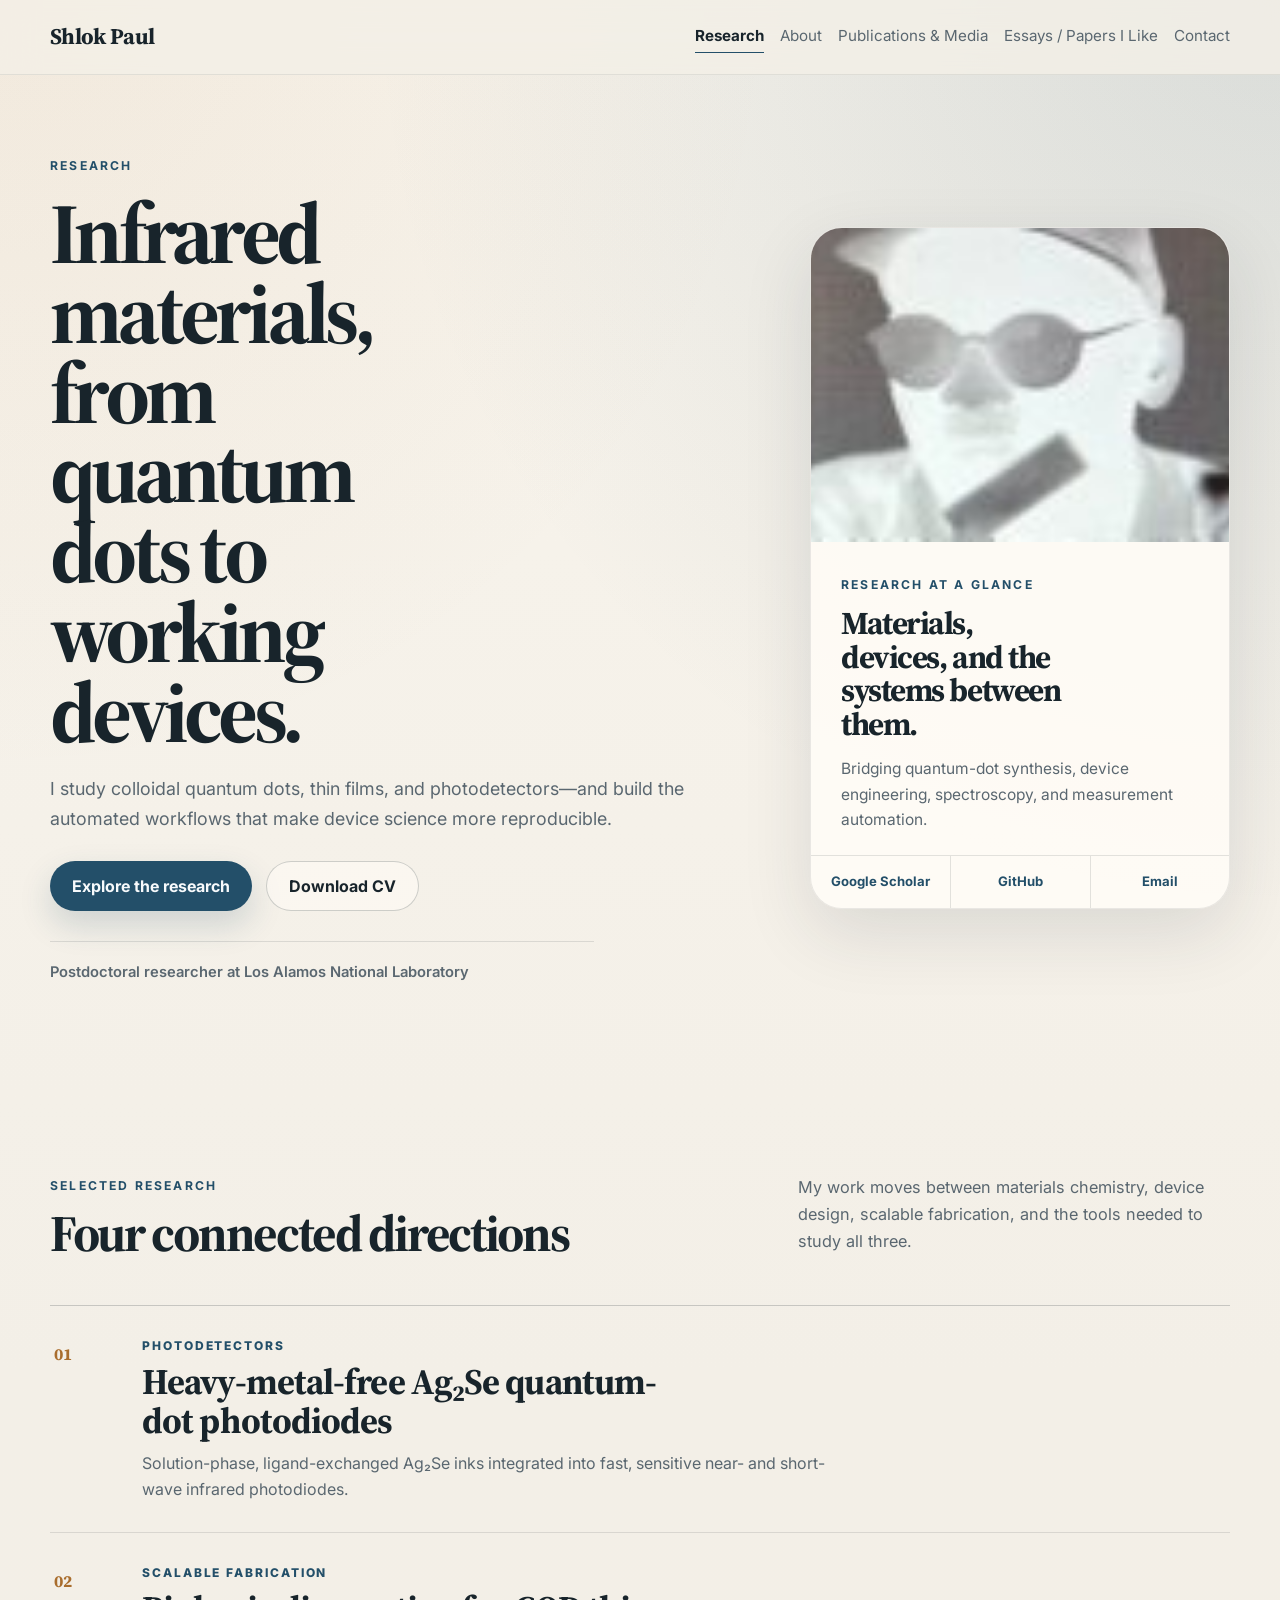
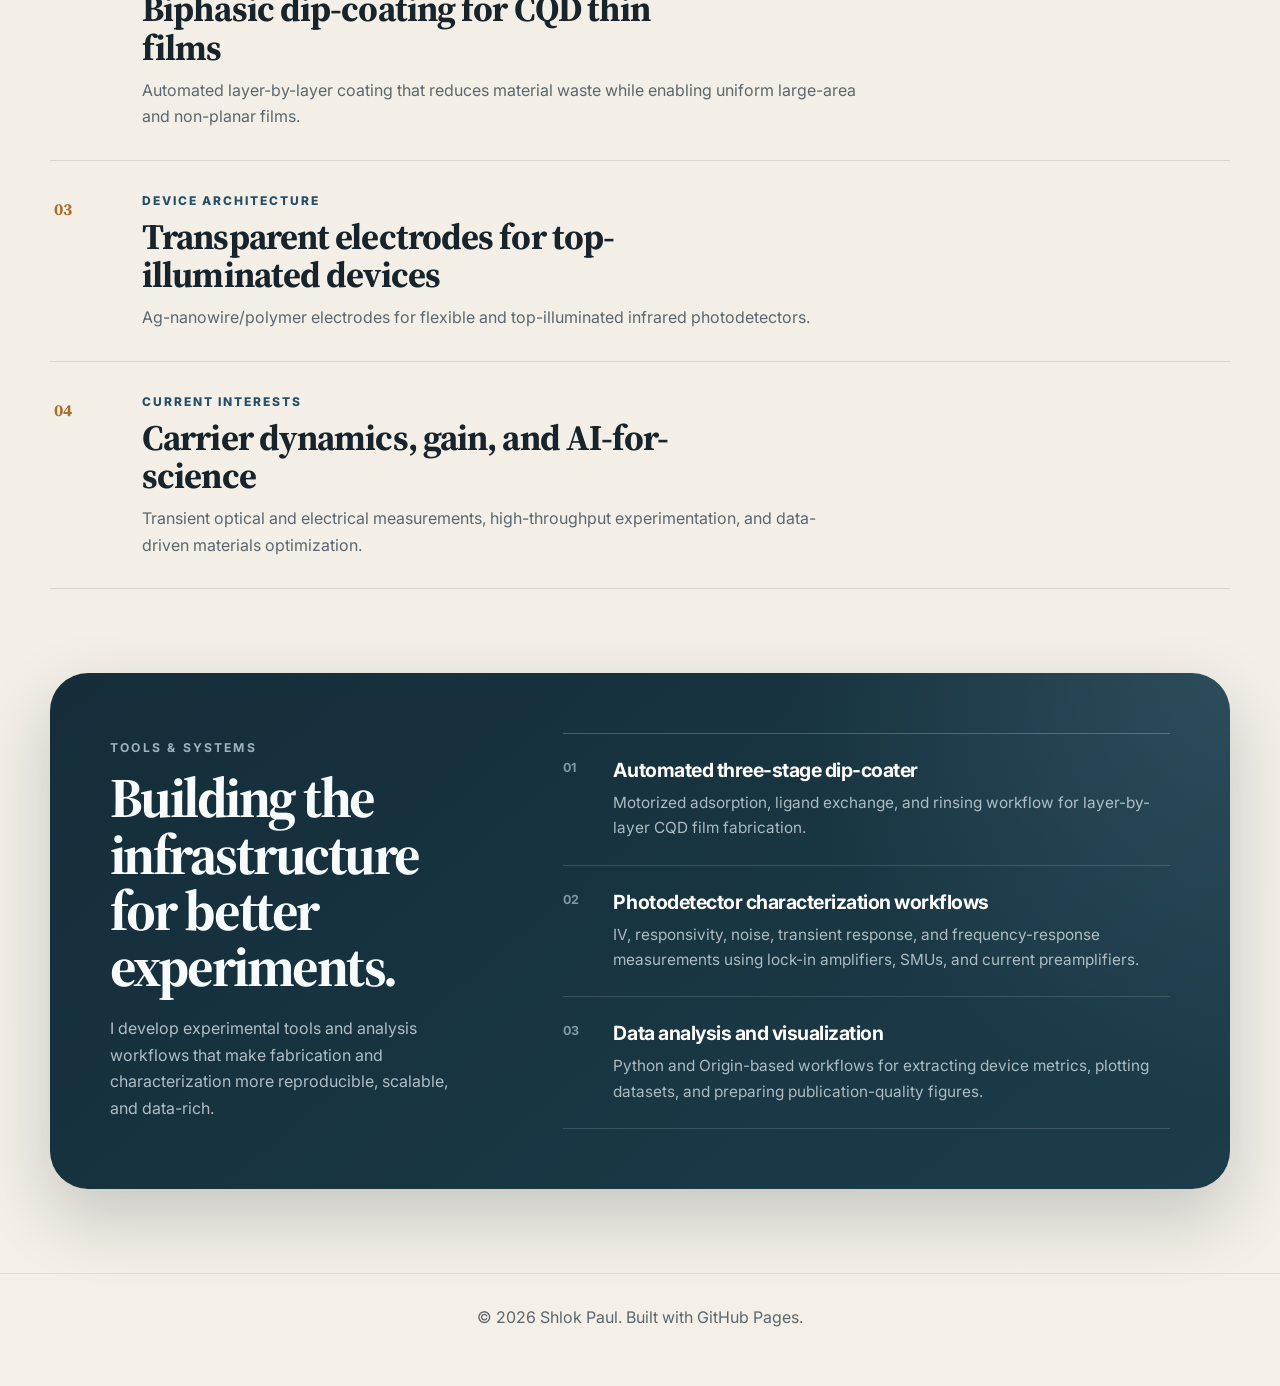
<file: index.html>
<!DOCTYPE html>
<html lang="en">
<head>
  <meta charset="UTF-8" />
  <meta name="viewport" content="width=device-width, initial-scale=1.0" />
  <meta name="description" content="Shlok Paul — research in colloidal quantum dots, infrared photodetectors, thin-film fabrication, and automated experimental workflows." />
  <title>Research | Shlok Paul</title>
  <link rel="stylesheet" href="style.css" />
  <link rel="preconnect" href="https://fonts.googleapis.com">
  <link rel="preconnect" href="https://fonts.gstatic.com" crossorigin>
  <link href="https://fonts.googleapis.com/css2?family=Inter:wght@400;500;600;700;800&family=Source+Serif+4:wght@400;500;600;700&display=swap" rel="stylesheet">
</head>
<body>
  <header class="site-header">
    <nav class="nav">
      <a class="brand" href="index.html">Shlok Paul</a>
      <div class="nav-links">
        <a class="active" href="index.html">Research</a>
        <a href="about.html">About</a>
        <a href="articles.html">Publications &amp; Media</a>
        <a href="reading.html">Essays / Papers I Like</a>
        <a href="contact.html">Contact</a>
      </div>
    </nav>
  </header>

  <main>
    <section class="research-hero section">
      <div class="research-hero-copy">
        <p class="eyebrow">Research</p>
        <h1>Infrared materials, from quantum dots to working devices.</h1>
        <p class="hero-text">
          I study colloidal quantum dots, thin films, and photodetectors—and build the automated workflows that make device science more reproducible.
        </p>
        <div class="button-row">
          <a class="button primary" href="#research-directions">Explore the research</a>
          <a class="button secondary" href="assets/shlokjoseph.paul.cv.pdf">Download CV</a>
        </div>
        <p class="research-current">Postdoctoral researcher at Los Alamos National Laboratory</p>
      </div>
      <aside class="research-profile">
        <img
          class="research-portrait"
          src="assets/scholar-shlok.jpeg"
          alt="Portrait of Shlok Paul"
        />
        <div class="research-profile-copy">
          <p class="section-label">Research at a glance</p>
          <h2>Materials, devices, and the systems between them.</h2>
          <p>Bridging quantum-dot synthesis, device engineering, spectroscopy, and measurement automation.</p>
        </div>
        <div class="research-profile-links">
          <a href="https://scholar.google.com/citations?user=aXkkDCoAAAAJ&hl=en">Google Scholar</a>
          <a href="https://github.com/Shlok-Joseph-Paul">GitHub</a>
          <a href="mailto:sjp553@nyu.edu">Email</a>
        </div>
      </aside>
    </section>

    <section id="research-directions" class="section research-directions">
      <div class="research-section-heading">
        <div>
          <p class="section-label">Selected research</p>
          <h2>Four connected directions</h2>
        </div>
        <p>My work moves between materials chemistry, device design, scalable fabrication, and the tools needed to study all three.</p>
      </div>
      <div class="research-list">
        <article class="research-item">
          <span class="research-number">01</span>
          <div>
            <p class="research-kicker">Photodetectors</p>
            <h3>Heavy-metal-free Ag₂Se quantum-dot photodiodes</h3>
            <p>Solution-phase, ligand-exchanged Ag₂Se inks integrated into fast, sensitive near- and short-wave infrared photodiodes.</p>
          </div>
        </article>
        <article class="research-item">
          <span class="research-number">02</span>
          <div>
            <p class="research-kicker">Scalable fabrication</p>
            <h3>Biphasic dip-coating for CQD thin films</h3>
            <p>Automated layer-by-layer coating that reduces material waste while enabling uniform large-area and non-planar films.</p>
          </div>
        </article>
        <article class="research-item">
          <span class="research-number">03</span>
          <div>
            <p class="research-kicker">Device architecture</p>
            <h3>Transparent electrodes for top-illuminated devices</h3>
            <p>Ag-nanowire/polymer electrodes for flexible and top-illuminated infrared photodetectors.</p>
          </div>
        </article>
        <article class="research-item">
          <span class="research-number">04</span>
          <div>
            <p class="research-kicker">Current interests</p>
            <h3>Carrier dynamics, gain, and AI-for-science</h3>
            <p>Transient optical and electrical measurements, high-throughput experimentation, and data-driven materials optimization.</p>
          </div>
        </article>
      </div>
    </section>

    <section class="section research-tools">
      <div class="research-tools-intro">
        <p class="section-label">Tools &amp; systems</p>
        <h2>Building the infrastructure for better experiments.</h2>
        <p>
          I develop experimental tools and analysis workflows that make fabrication and characterization more reproducible, scalable, and data-rich.
        </p>
      </div>
      <div class="research-tool-list">
        <article class="research-tool-item">
          <span>01</span>
          <h3>Automated three-stage dip-coater</h3>
          <p>Motorized adsorption, ligand exchange, and rinsing workflow for layer-by-layer CQD film fabrication.</p>
        </article>
        <article class="research-tool-item">
          <span>02</span>
          <h3>Photodetector characterization workflows</h3>
          <p>IV, responsivity, noise, transient response, and frequency-response measurements using lock-in amplifiers, SMUs, and current preamplifiers.</p>
        </article>
        <article class="research-tool-item">
          <span>03</span>
          <h3>Data analysis and visualization</h3>
          <p>Python and Origin-based workflows for extracting device metrics, plotting datasets, and preparing publication-quality figures.</p>
        </article>
      </div>
    </section>
  </main>

  <footer class="footer">
    <p>© <span id="year"></span> Shlok Paul. Built with GitHub Pages.</p>
  </footer>

  <script>
    document.getElementById("year").textContent = new Date().getFullYear();
  </script>
</body>
</html>
</file>
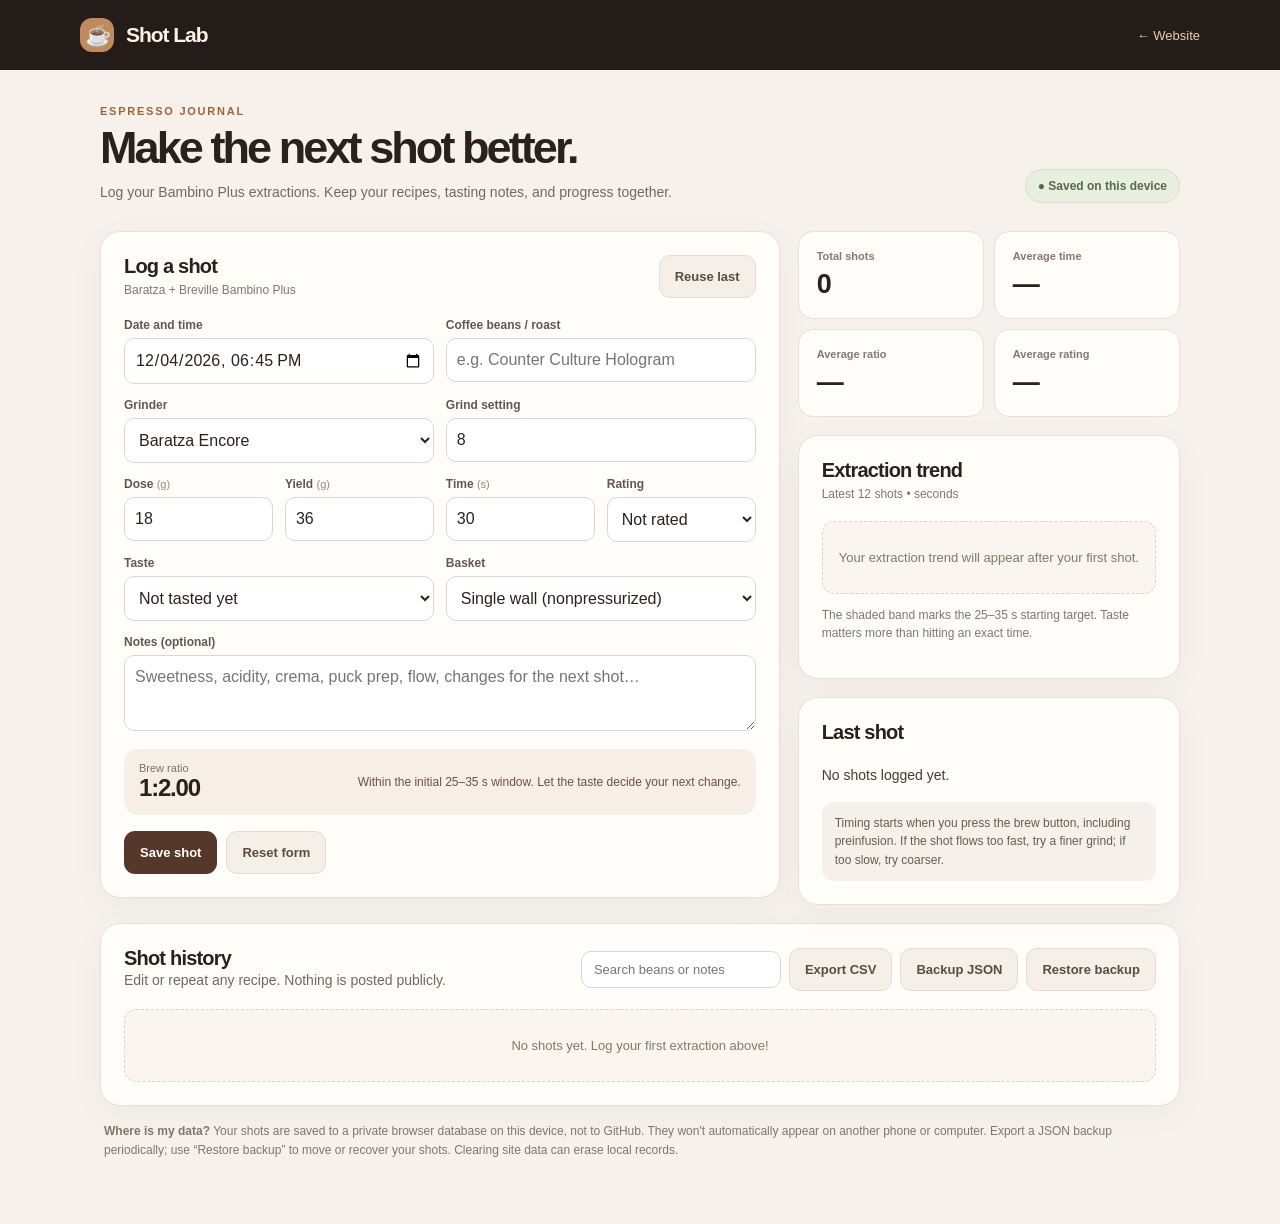
<file: espresso/index.html>
<!doctype html>
<html lang="en">
<head>
<meta charset="utf-8">
<meta name="viewport" content="width=device-width, initial-scale=1, viewport-fit=cover">
<meta name="theme-color" content="#241c18">
<meta name="description" content="A private, local-first espresso shot journal with recipes, history, tasting notes, and charts.">
<title>Shot Lab | Espresso Journal</title>
<style>
:root{font-family:Inter,-apple-system,BlinkMacSystemFont,"Segoe UI",sans-serif;color:#2b211c;background:#f6f1eb;font-synthesis:none}
*{box-sizing:border-box}
body{margin:0;min-height:100vh}
button,input,select,textarea{font:inherit}
button{cursor:pointer}
a{color:inherit}
header{background:#241c18;color:#fdf2e4;padding:18px max(20px,calc((100vw - 1120px)/2));display:flex;align-items:center;justify-content:space-between;gap:18px}
.brand{display:flex;align-items:center;gap:12px;font-size:21px;font-weight:800;letter-spacing:-.05em}
.brand-mark{width:34px;height:34px;border-radius:12px;background:#c08a5c;color:#241c18;display:grid;place-items:center;font-size:21px}
header a{font-size:13px;color:#ebceb5;text-decoration:none}
.container{max-width:1120px;margin:auto;padding:35px 20px 64px}
.hero{display:flex;justify-content:space-between;align-items:end;gap:20px;margin-bottom:28px}
.eyebrow{color:#9f6338;font-size:11px;letter-spacing:.16em;text-transform:uppercase;font-weight:800;margin:0 0 7px}
h1{font-size:clamp(29px,5vw,45px);letter-spacing:-.065em;line-height:1.08;margin:0 0 9px;font-weight:800}
h2{font-size:20px;letter-spacing:-.04em;margin:0}
h3{font-size:14px;margin:0 0 10px}
.sub{color:#73685f;font-size:14px;line-height:1.5;margin:0}
.pill{white-space:nowrap;padding:9px 12px;border-radius:40px;color:#516b4d;background:#e8efdf;border:1px solid #d5e2cd;font-size:12px;font-weight:700}
.dashboard{display:grid;grid-template-columns:minmax(0,1.28fr) minmax(0,.72fr);gap:18px;align-items:start}
.panel{border:1px solid #e8dfd7;background:#fffdf9;border-radius:20px;box-shadow:0 8px 38px rgba(68,38,16,.035);padding:23px}
.panel-heading{display:flex;justify-content:space-between;align-items:center;gap:10px;margin-bottom:20px}
.panel-heading p{font-size:12px;color:#86766a;margin:5px 0 0}
.form-grid{display:grid;grid-template-columns:repeat(4,minmax(0,1fr));gap:14px 12px}
.field{display:flex;flex-direction:column;gap:6px;min-width:0}
.field.span2{grid-column:span 2}
.field.full{grid-column:1/-1}
label{font-weight:700;font-size:12px;color:#65574e}
.field input,.field select,.field textarea,.search{border:1px solid #dfd5cc;border-radius:10px;background:#fff;padding:12px 10px;min-width:0;width:100%;color:#2d211a;outline-color:#b47b50;font-size:16px}
.field textarea{resize:vertical;min-height:76px}
.field input:focus,.field select:focus,.field textarea:focus{border-color:#b47b50}
.unit{font-size:11px;font-weight:500;color:#97877d}
.live{margin:18px 0 16px;border-radius:14px;background:#f7efe6;padding:13px 15px;display:flex;gap:14px;align-items:center;justify-content:space-between}
.live .big{font-size:24px;font-weight:850;letter-spacing:-.05em}
.live small{font-size:11px;color:#827067;display:block}
.live .hint{max-width:68%;font-size:12px;line-height:1.5;color:#6e5140;text-align:right}
.actions{display:flex;flex-wrap:wrap;gap:9px;align-items:center}
.primary,.secondary,.danger{padding:12px 15px;border-radius:11px;border:1px solid transparent;font-size:13px;font-weight:750;min-height:43px}
.primary{background:#56382a;color:#fff}
.primary:hover{background:#38251d}
.secondary{background:#f5efe8;color:#594c42;border-color:#e7dbd0}
.secondary:hover{background:#eae0d5}
.danger{color:#9b4333;background:#fff1ee;border-color:#f1d1c9}
.primary:focus-visible,.secondary:focus-visible,.danger:focus-visible{outline:3px solid #d5a87e;outline-offset:2px}
.side{display:grid;gap:18px}
.kpis{display:grid;grid-template-columns:1fr 1fr;gap:10px}
.kpi{background:#fffdf9;border:1px solid #e8dfd7;border-radius:15px;padding:18px}
.kpi .val{font-size:27px;font-weight:820;letter-spacing:-.06em}
.kpi .key{color:#86796d;font-weight:700;font-size:11px;margin-bottom:7px}
.chart-container{overflow:hidden}
.chart-container svg{width:100%;height:auto;display:block}
.small-muted{font-size:12px;color:#82766d;line-height:1.55}
.tip{background:#f5f0ea;border-radius:12px;padding:12px 13px;line-height:1.55;font-size:12px;color:#6d5a4e}
.latest{line-height:1.7;font-size:14px;color:#4b392e}
.history{margin-top:18px}
.history-top{display:flex;flex-wrap:wrap;justify-content:space-between;align-items:center;gap:14px;margin-bottom:18px}
.history-tools{display:flex;flex-wrap:wrap;gap:8px;align-items:center}
.search{width:200px;font-size:13px;padding:10px 12px}
.history-list{display:grid;gap:9px}
.shot-row{border:1px solid #eee5de;background:#fffaf5;border-radius:12px;padding:14px 15px;display:grid;grid-template-columns:minmax(115px,1.2fr) minmax(150px,1.5fr) minmax(125px,1.4fr) auto;gap:12px;align-items:center}
.shot-row strong{font-size:13px;display:block;overflow-wrap:anywhere}
.shot-row small{color:#8b796b;font-size:11px;display:block;margin-top:3px}
.shot-metric{font-size:13px;font-weight:700}
.shot-metric em{display:block;font-style:normal;font-size:11px;font-weight:500;color:#8b796b;margin-top:3px}
.row-buttons{display:flex;gap:5px}
.row-buttons button{border:1px solid #e9dbd0;border-radius:7px;background:#fff;padding:8px 9px;font-size:11px;color:#694b39;font-weight:700}
.row-buttons button:hover{background:#f7ecdf}
.row-buttons .delete{color:#a23a2b}
.empty{text-align:center;color:#88766a;background:#faf5ee;border:1px dashed #dfd2c7;border-radius:12px;padding:28px 15px;font-size:13px}
.data-notice{padding:16px 4px 0;color:#82756b;font-size:12px;line-height:1.55}
#notice{display:none;padding:10px 13px;margin-bottom:14px;border-radius:10px;font-size:13px;background:#eaf2e8;color:#355332}
#notice.error{background:#ffece8;color:#9f3b2b}
#storage-warning{display:none;background:#fff2dc;color:#774c26;border:1px solid #e9d1af;padding:11px 14px;border-radius:11px;margin-bottom:18px;font-size:12px;line-height:1.5}
input[type=file]{display:none}
@media(max-width:850px){.dashboard{grid-template-columns:1fr}.side{grid-template-columns:1fr 1fr;align-items:start}.kpis{grid-template-columns:1fr 1fr}}
@media(max-width:600px){header{padding:14px 18px}.container{padding:24px 14px 42px}.hero{align-items:start;flex-direction:column;gap:12px}.panel{padding:17px;border-radius:16px}.side{grid-template-columns:1fr}.kpis{grid-template-columns:1fr 1fr}.form-grid{grid-template-columns:repeat(2,minmax(0,1fr));gap:12px}.field.span2{grid-column:span 2}.shot-row{grid-template-columns:1fr 1fr;gap:10px}.row-buttons{justify-content:end}.search{width:100%}.history-tools{width:100%}.history-tools .secondary{flex:1}.live .hint{font-size:11px}.data-notice{padding:12px 0}}
@media(prefers-reduced-motion:reduce){*{scroll-behavior:auto!important}}
</style>
</head>
<body>
<header><div class="brand"><span class="brand-mark" aria-hidden="true">☕</span> Shot Lab</div><a href="../index.html" title="Back to portfolio">← Website</a></header>
<main class="container">
  <div class="hero">
    <div><p class="eyebrow">Espresso journal</p><h1>Make the next shot better.</h1><p class="sub">Log your Bambino Plus extractions. Keep your recipes, tasting notes, and progress together.</p></div>
    <div class="pill" id="storage-badge">● Checking storage</div>
  </div>
  <div id="notice" role="status" aria-live="polite"></div>
  <div id="storage-warning" role="alert"></div>
  <div class="dashboard">
    <section class="panel">
      <div class="panel-heading"><div><h2 id="form-title">Log a shot</h2><p>Baratza + Breville Bambino Plus</p></div><button class="secondary" type="button" id="repeat-last">Reuse last</button></div>
      <form id="shot-form">
        <div class="form-grid">
          <div class="field span2"><label for="timestamp">Date and time</label><input id="timestamp" type="datetime-local" required></div>
          <div class="field span2"><label for="beans">Coffee beans / roast</label><input id="beans" maxlength="120" placeholder="e.g. Counter Culture Hologram"></div>
          <div class="field span2"><label for="grinder">Grinder</label><select id="grinder"><option>Baratza Encore</option><option>Baratza Encore ESP</option><option>Baratza Sette 270Wi</option><option>Other</option></select></div>
          <div class="field span2"><label for="grind">Grind setting</label><input id="grind" type="number" inputmode="decimal" min="0" max="999" step="any" value="8" required></div>
          <div class="field"><label for="dose">Dose <span class="unit">(g)</span></label><input id="dose" type="number" inputmode="decimal" min=".1" max="50" step=".1" value="18" required></div>
          <div class="field"><label for="yield">Yield <span class="unit">(g)</span></label><input id="yield" type="number" inputmode="decimal" min="0" max="250" step=".1" value="36" required></div>
          <div class="field"><label for="seconds">Time <span class="unit">(s)</span></label><input id="seconds" type="number" inputmode="decimal" min=".1" max="240" step=".1" value="30" required></div>
          <div class="field"><label for="score">Rating</label><select id="score"><option value="0">Not rated</option><option value="1">1 / 5</option><option value="2">2 / 5</option><option value="3">3 / 5</option><option value="4">4 / 5</option><option value="5">5 / 5</option></select></div>
          <div class="field span2"><label for="taste">Taste</label><select id="taste"><option value="Not tasted">Not tasted yet</option><option>Balanced</option><option>Sour</option><option>Bitter</option><option>Weak / thin</option><option>Astringent</option></select></div>
          <div class="field span2"><label for="basket">Basket</label><select id="basket"><option>Single wall (nonpressurized)</option><option>Double wall (pressurized)</option><option>Other / unknown</option></select></div>
          <div class="field full"><label for="notes">Notes (optional)</label><textarea id="notes" maxlength="2000" placeholder="Sweetness, acidity, crema, puck prep, flow, changes for the next shot…"></textarea></div>
        </div>
        <div class="live"><div><small>Brew ratio</small><div class="big" id="preview-ratio">1:2.00</div></div><div class="hint" id="preview-advice">A useful baseline is 18 g in, 36 g out, in about 25–35 seconds.</div></div>
        <div class="actions"><button class="primary" id="save-button" type="submit">Save shot</button><button class="secondary" id="cancel-button" type="button">Reset form</button></div>
      </form>
    </section>
    <aside class="side">
      <section class="kpis" aria-label="Shot statistics">
        <div class="kpi"><div class="key">Total shots</div><div class="val" id="stat-total">0</div></div>
        <div class="kpi"><div class="key">Average time</div><div class="val" id="stat-time">—</div></div>
        <div class="kpi"><div class="key">Average ratio</div><div class="val" id="stat-ratio">—</div></div>
        <div class="kpi"><div class="key">Average rating</div><div class="val" id="stat-rating">—</div></div>
      </section>
      <section class="panel"><div class="panel-heading"><div><h2>Extraction trend</h2><p>Latest 12 shots • seconds</p></div></div><div class="chart-container" id="trend-chart"></div><p class="small-muted">The shaded band marks the 25–35 s starting target. Taste matters more than hitting an exact time.</p></section>
      <section class="panel"><div class="panel-heading"><h2>Last shot</h2></div><div id="last-shot" class="latest">No shots logged yet.</div><div class="tip" style="margin-top:14px">Timing starts when you press the brew button, including preinfusion. If the shot flows too fast, try a finer grind; if too slow, try coarser.</div></section>
    </aside>
  </div>
  <section class="panel history">
    <div class="history-top"><div><h2>Shot history</h2><p class="sub">Edit or repeat any recipe. Nothing is posted publicly.</p></div><div class="history-tools">
      <input class="search" type="search" id="filter" aria-label="Search shots" placeholder="Search beans or notes">
      <button class="secondary" type="button" id="csv-export">Export CSV</button>
      <button class="secondary" type="button" id="json-export">Backup JSON</button>
      <button class="secondary" type="button" id="import-button">Restore backup</button>
      <input type="file" id="import-file" accept=".json,application/json">
    </div></div>
    <div id="history-list" class="history-list"><div class="empty">Loading shots…</div></div>
  </section>
  <div class="data-notice"><strong>Where is my data?</strong> Your shots are saved to a private browser database on this device, not to GitHub. They won't automatically appear on another phone or computer. Export a JSON backup periodically; use “Restore backup” to move or recover your shots. Clearing site data can erase local records.</div>
</main>
<script>
(function(){
"use strict";
var $=function(id){return document.getElementById(id);};
var DB_NAME="shot-lab-espresso-v1", STORE="records", KEY="shots", LS_KEY="shot-lab-espresso-backup-v1";
var db=null, mode="none", shots=[], editingId=null;
function localDateTime(value){var d=value?new Date(value):new Date();if(isNaN(d.getTime()))d=new Date();return new Date(d.getTime()-d.getTimezoneOffset()*60000).toISOString().slice(0,16);}
function numeric(id){return Number($(id).value);}
function one(n){return Number(n).toFixed(1);}
function safe(s){return String(s==null?"":s).replace(/[&<>"']/g,function(c){return {"&":"&amp;","<":"&lt;",">":"&gt;",'"':"&quot;","'":"&#39;"}[c];});}
function ratio(s){return s.dose>0?(s.yield/s.dose).toFixed(2):"—";}
function dateLabel(s){return new Date(s.timestamp).toLocaleString([], {month:"short",day:"numeric",year:"numeric",hour:"numeric",minute:"2-digit"});}
function announce(message,isError){var el=$("notice");el.textContent=message;el.className=isError?"error":"";el.style.display="block";}
function openDB(){return new Promise(function(resolve,reject){if(!("indexedDB" in window))return reject(new Error("IndexedDB unavailable"));var req=indexedDB.open(DB_NAME,1);req.onupgradeneeded=function(){if(!req.result.objectStoreNames.contains(STORE))req.result.createObjectStore(STORE);};req.onsuccess=function(){resolve(req.result);};req.onerror=function(){reject(req.error);};req.onblocked=function(){reject(new Error("Database blocked by another tab"));};});}
function idbRead(){return new Promise(function(resolve,reject){var tx=db.transaction(STORE,"readonly");var req=tx.objectStore(STORE).get(KEY);req.onsuccess=function(){resolve(Array.isArray(req.result)?req.result:[]);};req.onerror=function(){reject(req.error);};});}
function idbWrite(data){return new Promise(function(resolve,reject){var tx=db.transaction(STORE,"readwrite");tx.objectStore(STORE).put(data,KEY);tx.oncomplete=function(){resolve();};tx.onerror=function(){reject(tx.error);};tx.onabort=function(){reject(tx.error);};});}
async function load(){try{db=await openDB();shots=await idbRead();mode="IndexedDB";}catch(err){try{var check="__shot_test";localStorage.setItem(check,"ok");localStorage.removeItem(check);shots=JSON.parse(localStorage.getItem(LS_KEY)||"[]");if(!Array.isArray(shots))shots=[];mode="localStorage";}catch(e){mode="none";shots=[];}}
 if(mode==="none"){$("storage-badge").textContent="⚠ Storage unavailable";$("storage-warning").textContent="Storage is blocked in this browser. Shots cannot be saved here. Open the site in Safari/Chrome with site storage enabled.";$("storage-warning").style.display="block";}
 else{$("storage-badge").textContent="● Saved on this device";if(mode==="localStorage"){$("storage-warning").textContent="IndexedDB is unavailable, so this browser is using localStorage instead. Make regular JSON backups.";$("storage-warning").style.display="block";}}
 shots=shots.filter(valid).sort(function(a,b){return b.timestamp.localeCompare(a.timestamp);});renderAll();
}
function persist(data){if(mode==="IndexedDB")return idbWrite(data);if(mode==="localStorage"){localStorage.setItem(LS_KEY,JSON.stringify(data));return Promise.resolve();}return Promise.reject(new Error("No available storage"));}
function valid(s){return !!s&&typeof s.id==="string"&&/^[a-zA-Z0-9_-]{1,100}$/.test(s.id)&&typeof s.timestamp==="string"&&!isNaN(new Date(s.timestamp).getTime())&&typeof s.dose==="number"&&Number.isFinite(s.dose)&&s.dose>0&&s.dose<=50&&typeof s.yield==="number"&&Number.isFinite(s.yield)&&s.yield>=0&&s.yield<=250&&typeof s.seconds==="number"&&Number.isFinite(s.seconds)&&s.seconds>0&&s.seconds<=240&&typeof s.grind==="number"&&Number.isFinite(s.grind)&&s.grind>=0&&s.grind<=999&&typeof s.beans==="string"&&s.beans.length<=120&&typeof s.grinder==="string"&&s.grinder.length<=100&&typeof s.taste==="string"&&s.taste.length<=100&&typeof s.notes==="string"&&s.notes.length<=2000&&Number.isInteger(s.score)&&s.score>=0&&s.score<=5;}
function makeId(){return (window.crypto&&crypto.randomUUID)?crypto.randomUUID():"s"+Date.now().toString(36)+Math.random().toString(36).slice(2,10);}
function readForm(){var time=new Date($("timestamp").value);return {id:editingId||makeId(),timestamp:time.toISOString(),beans:$("beans").value.trim()||"Unspecified beans",grinder:$("grinder").value,grind:numeric("grind"),dose:numeric("dose"),yield:numeric("yield"),seconds:numeric("seconds"),score:numeric("score"),taste:$("taste").value,basket:$("basket").value,notes:$("notes").value.trim()};}
function resetForm(){editingId=null;$("form-title").textContent="Log a shot";$("save-button").textContent="Save shot";$("shot-form").reset();$("timestamp").value=localDateTime();$("grinder").value="Baratza Encore";$("grind").value="8";$("dose").value="18";$("yield").value="36";$("seconds").value="30";$("score").value="0";$("taste").value="Not tasted";$("basket").value="Single wall (nonpressurized)";updatePreview();}
function populate(s,copy){editingId=copy?null:s.id;$("form-title").textContent=copy?"New shot from recipe":"Edit shot";$("save-button").textContent=copy?"Save new shot":"Update shot";$("timestamp").value=copy?localDateTime():localDateTime(s.timestamp);["beans","grinder","grind","dose","yield","seconds","score","taste","basket","notes"].forEach(function(k){$(k).value=s[k]===undefined?"":s[k];});updatePreview();window.scrollTo({top:0,behavior:"smooth"});$("dose").focus();}
function suggestion(secs,taste){if(!Number.isFinite(secs)||secs<=0)return "Enter an extraction time for guidance.";if(taste==="Sour")return "Tastes sour? Try grinding a little finer, or increase yield slightly.";if(taste==="Bitter"||taste==="Astringent")return "Tastes harsh? Try a shorter yield or a slightly coarser grind.";if(secs<25)return "Fast extraction: try one grind click finer and keep the dose and yield steady.";if(secs>35)return "Slow extraction: try one grind click coarser if the flavor needs it.";return "Within the initial 25–35 s window. Let the taste decide your next change.";}
function updatePreview(){var d=numeric("dose"),y=numeric("yield"),s=numeric("seconds");$("preview-ratio").textContent=d>0&&y>=0?"1:"+(y/d).toFixed(2):"—";$("preview-advice").textContent=suggestion(s,$("taste").value);}
function average(arr){return arr.length?arr.reduce(function(a,b){return a+b;},0)/arr.length:null;}
function renderStats(){$("stat-total").textContent=String(shots.length);var t=average(shots.map(function(s){return s.seconds;}));$("stat-time").textContent=t===null?"—":one(t)+"s";var r=average(shots.map(function(s){return s.yield/s.dose;}));$("stat-ratio").textContent=r===null?"—":"1:"+r.toFixed(2);var scores=shots.filter(function(s){return s.score>0;});var score=average(scores.map(function(s){return s.score;}));$("stat-rating").textContent=score===null?"—":score.toFixed(1)+"/5";var last=shots[0];$("last-shot").innerHTML=last?("<strong>"+safe(last.beans)+"</strong><br>"+one(last.dose)+" g → "+one(last.yield)+" g ("+one(last.seconds)+" s)<br>Grind "+safe(last.grind)+" · "+safe(last.taste)+"<br><span class=\"small-muted\">"+safe(dateLabel(last))+"</span>"):"No shots logged yet.";}
function chart(){var host=$("trend-chart");host.textContent="";if(!shots.length){host.innerHTML='<div class="empty">Your extraction trend will appear after your first shot.</div>';return;}
var arr=shots.slice(0,12).reverse();var w=580,h=196,left=38,right=12,top=18,bottom=30,plotW=w-left-right,plotH=h-top-bottom;var ymax=Math.max(50,Math.ceil(Math.max.apply(null,arr.map(function(s){return s.seconds;}))/10)*10);var y=function(v){return top+plotH-(v/ymax)*plotH;};var x=function(i){return left+(arr.length===1?plotW/2:i*plotW/(arr.length-1));};
var ns="http://www.w3.org/2000/svg";var svg=document.createElementNS(ns,"svg");svg.setAttribute("viewBox","0 0 "+w+" "+h);svg.setAttribute("role","img");svg.setAttribute("aria-label","Extraction times for the last "+arr.length+" shots");
function el(tag,attributes,parent,txt){var n=document.createElementNS(ns,tag);Object.keys(attributes).forEach(function(k){n.setAttribute(k,attributes[k]);});if(txt!==undefined)n.textContent=txt;(parent||svg).appendChild(n);return n;}
el("rect",{x:left,y:y(35),width:plotW,height:y(25)-y(35),fill:"#e8efe2",rx:"3"});[0,25,35,ymax].forEach(function(v){el("line",{x1:left,y1:y(v),x2:w-right,y2:y(v),stroke:"#e9e1d7","stroke-width":"1"});el("text",{x:left-7,y:y(v)+4,fill:"#89776c","font-size":"10","text-anchor":"end"},null,String(v));});
if(arr.length>1){var points=arr.map(function(s,i){return x(i)+","+y(s.seconds);}).join(" ");el("polyline",{points:points,fill:"none",stroke:"#9f633b","stroke-width":"2.5","stroke-linecap":"round","stroke-linejoin":"round"});}
arr.forEach(function(s,i){var circle=el("circle",{cx:x(i),cy:y(s.seconds),r:"5",fill:s.seconds>=25&&s.seconds<=35?"#648559":"#af6c3e",stroke:"#fff","stroke-width":"2"});el("title",{},circle,safe(dateLabel(s))+": "+one(s.seconds)+" s");});
el("text",{x:left,y:h-8,fill:"#8b776c","font-size":"10"},null,"Older");el("text",{x:w-right,y:h-8,fill:"#8b776c","font-size":"10","text-anchor":"end"},null,"Newer");host.appendChild(svg);}
function history(){var filter=$("filter").value.trim().toLowerCase();var filtered=shots.filter(function(s){return [s.beans,s.notes,s.taste,s.grinder].join(" ").toLowerCase().includes(filter);});var host=$("history-list");host.innerHTML="";if(!filtered.length){host.innerHTML='<div class="empty">'+(shots.length?"No shots match your search.":"No shots yet. Log your first extraction above!")+"</div>";return;}
filtered.forEach(function(s){var row=document.createElement("div");row.className="shot-row";row.innerHTML='<div><strong>'+safe(s.beans)+'</strong><small>'+safe(dateLabel(s))+'</small></div><div class="shot-metric">'+one(s.dose)+' g → '+one(s.yield)+' g <em>Ratio 1:'+ratio(s)+'</em></div><div class="shot-metric">'+one(s.seconds)+' s · Grind '+safe(s.grind)+'<em>'+safe(s.taste)+(s.score?" · "+s.score+"/5":"")+'</em></div><div class="row-buttons"><button type="button" data-action="copy" title="Repeat as new shot">Repeat</button><button type="button" data-action="edit">Edit</button><button type="button" class="delete" data-action="delete">Delete</button></div>';row.querySelectorAll("button").forEach(function(b){b.addEventListener("click",function(){var action=b.getAttribute("data-action");if(action==="copy")populate(s,true);if(action==="edit")populate(s,false);if(action==="delete")remove(s);});});host.appendChild(row);});}
function renderAll(){renderStats();chart();history();}
async function remove(s){if(!window.confirm("Delete this shot? Exported backups will not be changed."))return;var before=shots.slice();shots=shots.filter(function(x){return x.id!==s.id;});try{await persist(shots);if(editingId===s.id)resetForm();renderAll();announce("Shot deleted.");}catch(e){shots=before;announce("Delete failed: "+e.message,true);}}
$("shot-form").addEventListener("submit",async function(ev){ev.preventDefault();if(!this.reportValidity())return;var s;try{s=readForm();}catch(e){announce("Please enter a valid date and time.",true);return;}if(!valid(s)){announce("Please check the dose, yield, time, grind setting, and notes.",true);return;}var prior=shots.slice();shots=shots.filter(function(x){return x.id!==s.id;});shots.push(s);shots.sort(function(a,b){return b.timestamp.localeCompare(a.timestamp);});$("save-button").disabled=true;try{await persist(shots);renderAll();resetForm();announce("Saved. Your shot is stored on this device.");}catch(e){shots=prior;announce("Could not save this shot: "+e.message,true);}finally{$("save-button").disabled=false;}});
$("cancel-button").addEventListener("click",resetForm);
$("repeat-last").addEventListener("click",function(){if(shots.length)populate(shots[0],true);else announce("Save a shot first, then you can reuse its recipe.",true);});
$("filter").addEventListener("input",history);
["dose","yield","seconds","taste"].forEach(function(k){$(k).addEventListener("input",updatePreview);});
function download(text,mime,filename){var blob=new Blob([text],{type:mime});var url=URL.createObjectURL(blob);var a=document.createElement("a");a.href=url;a.download=filename;document.body.appendChild(a);a.click();a.remove();setTimeout(function(){URL.revokeObjectURL(url);},1000);}
function backupName(ext){return "shot-lab-"+new Date().toISOString().slice(0,10)+"."+ext;}
function csvField(v){var s=String(v==null?"":v);if(/^[\s]*[=+@-]/.test(s))s="'"+s;return '"'+s.replace(/"/g,'""')+'"';}
$("json-export").addEventListener("click",function(){download(JSON.stringify({format:"shot-lab-v1",exportedAt:new Date().toISOString(),shots:shots},null,2),"application/json",backupName("json"));announce("JSON backup downloaded. Keep it somewhere safe.");});
$("csv-export").addEventListener("click",function(){var cols=["timestamp","beans","grinder","grind","dose","yield","seconds","ratio","score","taste","basket","notes","id"];var lines=[cols.map(csvField).join(",")];shots.forEach(function(s){lines.push(cols.map(function(k){return csvField(k==="ratio"?ratio(s):s[k]);}).join(","));});download("\ufeff"+lines.join("\r\n"),"text/csv;charset=utf-8",backupName("csv"));announce("CSV exported for Excel or Google Sheets.");});
$("import-button").addEventListener("click",function(){$("import-file").click();});
$("import-file").addEventListener("change",async function(){var file=this.files[0];this.value="";if(!file)return;if(file.size>5000000){announce("Backup too large (maximum 5 MB).",true);return;}try{var data=JSON.parse(await file.text());var imported=Array.isArray(data)?data:data.shots;if(!Array.isArray(imported)||imported.length>10000||!imported.every(valid))throw new Error("Not a valid Shot Lab JSON backup.");var existing=new Set(shots.map(function(s){return s.id;}));var added=imported.filter(function(s){return !existing.has(s.id);});var next=shots.concat(added).sort(function(a,b){return b.timestamp.localeCompare(a.timestamp);});await persist(next);shots=next;renderAll();announce("Restored "+added.length+" new shot(s); "+(imported.length-added.length)+" already existed.");}catch(e){announce("Import failed: "+e.message,true);}});
resetForm();load();
})();
</script>
</body>
</html>
</file>
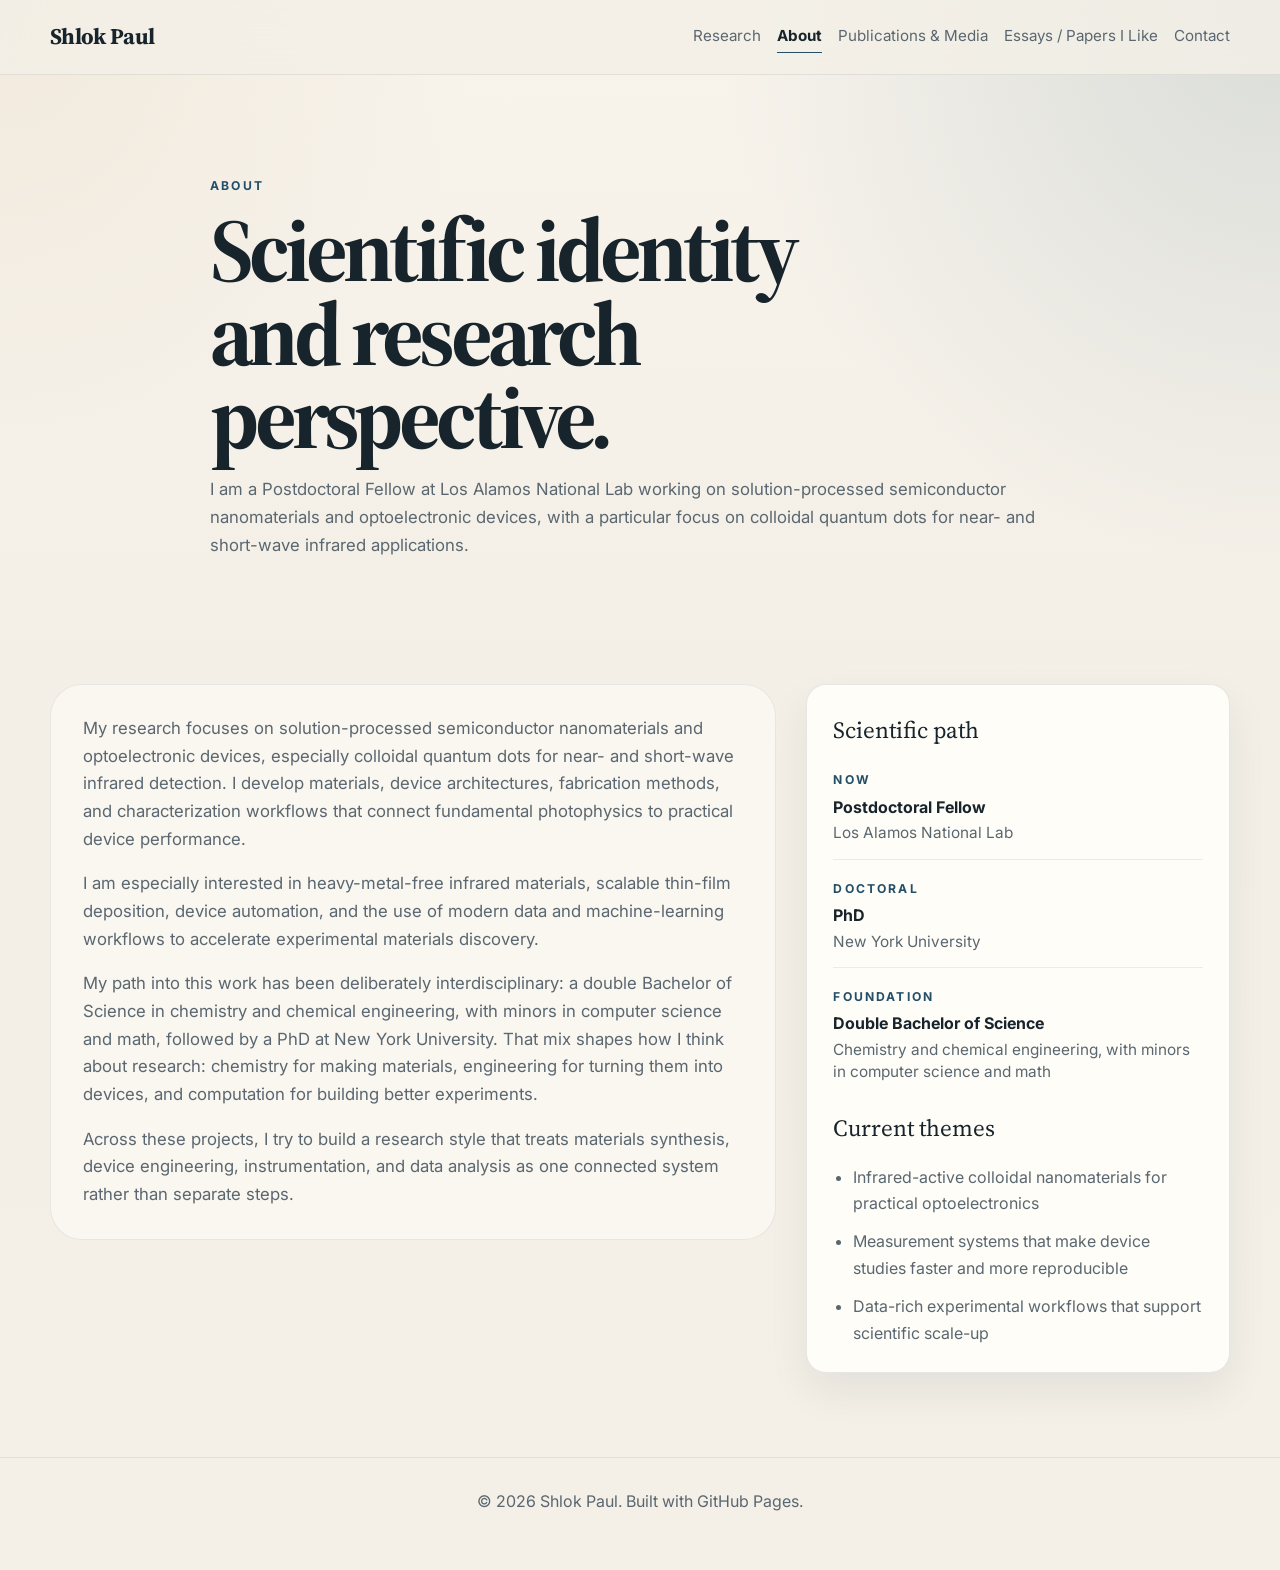
<file: about.html>
<!DOCTYPE html>
<html lang="en">
<head>
  <meta charset="UTF-8" />
  <meta name="viewport" content="width=device-width, initial-scale=1.0" />
  <meta name="description" content="About Shlok Paul — materials scientist working on quantum dots, infrared devices, and automated scientific workflows." />
  <title>About | Shlok Paul</title>
  <link rel="stylesheet" href="style.css" />
  <link rel="preconnect" href="https://fonts.googleapis.com">
  <link rel="preconnect" href="https://fonts.gstatic.com" crossorigin>
  <link href="https://fonts.googleapis.com/css2?family=Inter:wght@400;500;600;700;800&family=Source+Serif+4:wght@400;500;600;700&display=swap" rel="stylesheet">
</head>
<body>
  <header class="site-header">
    <nav class="nav">
      <a class="brand" href="index.html">Shlok Paul</a>
      <div class="nav-links">
        <a href="index.html">Research</a>
        <a class="active" href="about.html">About</a>
        <a href="articles.html">Publications &amp; Media</a>
        <a href="reading.html">Essays / Papers I Like</a>
        <a href="contact.html">Contact</a>
      </div>
    </nav>
  </header>

  <main>
    <section class="page-hero section narrow">
      <p class="eyebrow">About</p>
      <h1 class="page-title">Scientific identity and research perspective.</h1>
      <p class="hero-text">
        I am a Postdoctoral Fellow at Los Alamos National Lab working on solution-processed semiconductor nanomaterials and optoelectronic devices, with a particular focus on colloidal quantum dots for near- and short-wave infrared applications.
      </p>
    </section>

    <section class="section">
      <div class="about-grid">
        <div class="about-copy">
          <p>
            My research focuses on solution-processed semiconductor nanomaterials and optoelectronic devices, especially
            colloidal quantum dots for near- and short-wave infrared detection. I develop materials, device architectures,
            fabrication methods, and characterization workflows that connect fundamental photophysics to practical device performance.
          </p>
          <p>
            I am especially interested in heavy-metal-free infrared materials, scalable thin-film deposition, device automation,
            and the use of modern data and machine-learning workflows to accelerate experimental materials discovery.
          </p>
          <p>
            My path into this work has been deliberately interdisciplinary: a double Bachelor of Science in chemistry and
            chemical engineering, with minors in computer science and math, followed by a PhD at New York University. That
            mix shapes how I think about research: chemistry for making materials, engineering for turning them into devices,
            and computation for building better experiments.
          </p>
          <p>
            Across these projects, I try to build a research style that treats materials synthesis, device engineering,
            instrumentation, and data analysis as one connected system rather than separate steps.
          </p>
        </div>
        <aside class="context-panel">
          <p class="context-title">Scientific path</p>
          <div class="path-list">
            <div class="path-item">
              <span class="detail-label">Now</span>
              <strong>Postdoctoral Fellow</strong>
              <span>Los Alamos National Lab</span>
            </div>
            <div class="path-item">
              <span class="detail-label">Doctoral</span>
              <strong>PhD</strong>
              <span>New York University</span>
            </div>
            <div class="path-item">
              <span class="detail-label">Foundation</span>
              <strong>Double Bachelor of Science</strong>
              <span>Chemistry and chemical engineering, with minors in computer science and math</span>
            </div>
          </div>
          <p class="context-title">Current themes</p>
          <ul class="context-list">
            <li>Infrared-active colloidal nanomaterials for practical optoelectronics</li>
            <li>Measurement systems that make device studies faster and more reproducible</li>
            <li>Data-rich experimental workflows that support scientific scale-up</li>
          </ul>
        </aside>
      </div>
    </section>
  </main>

  <footer class="footer">
    <p>© <span id="year"></span> Shlok Paul. Built with GitHub Pages.</p>
  </footer>

  <script>
    document.getElementById("year").textContent = new Date().getFullYear();
  </script>
</body>
</html>
</file>
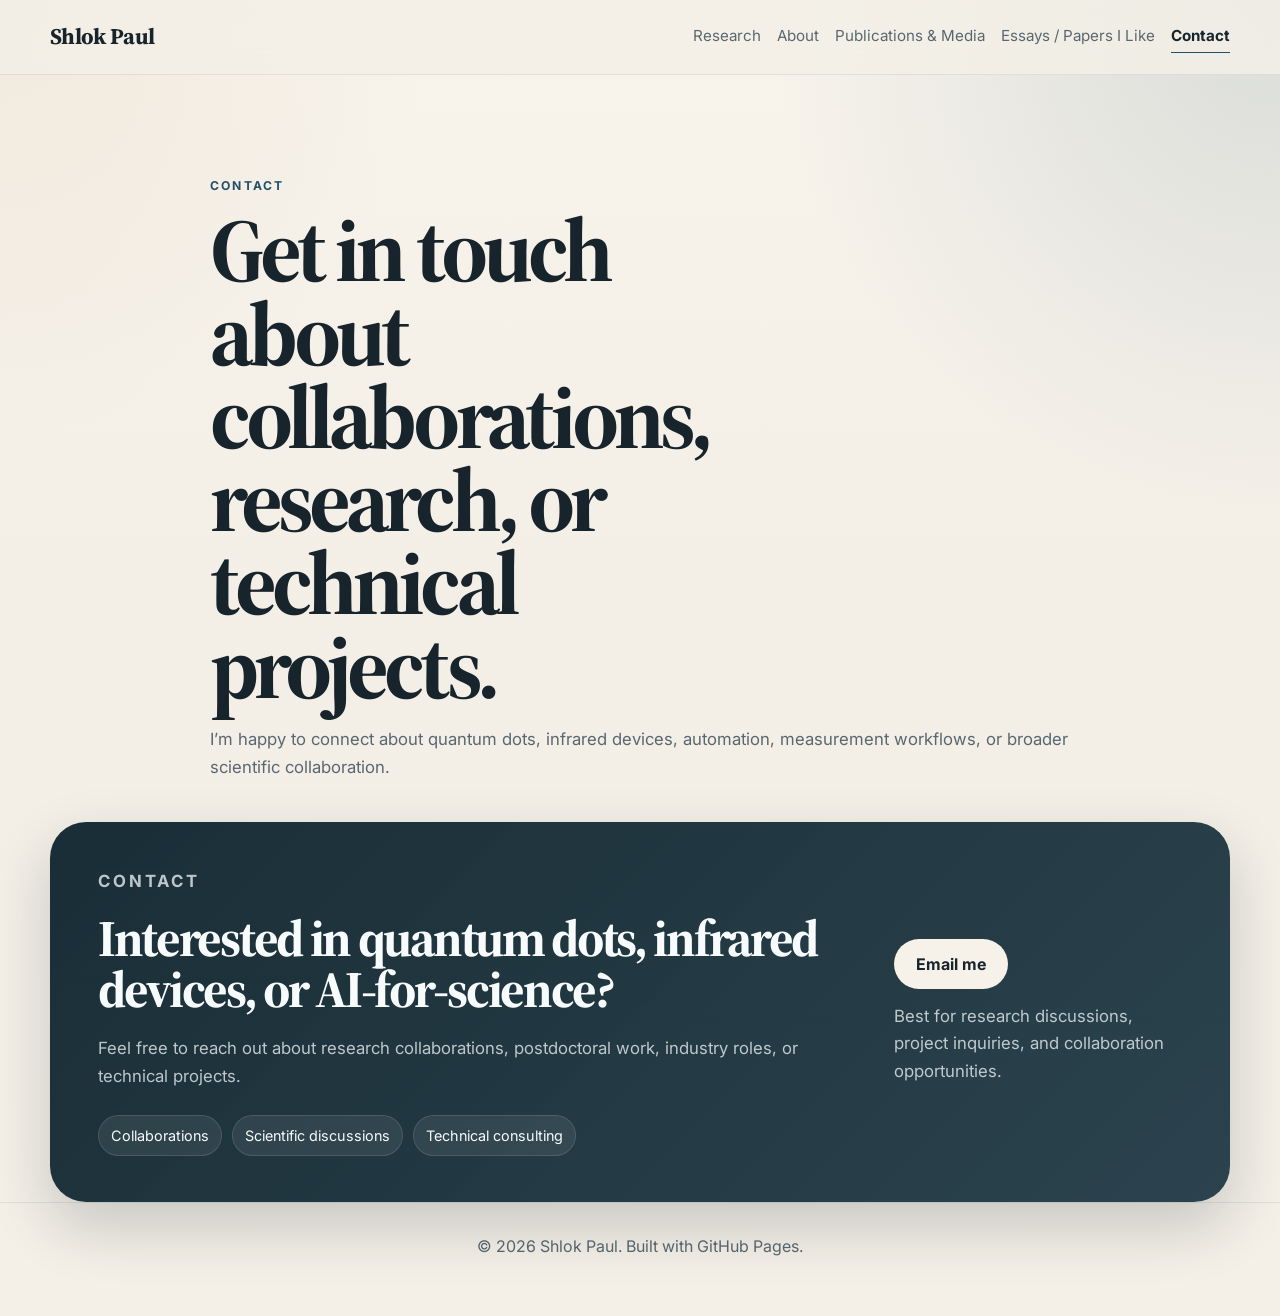
<file: contact.html>
<!DOCTYPE html>
<html lang="en">
<head>
  <meta charset="UTF-8" />
  <meta name="viewport" content="width=device-width, initial-scale=1.0" />
  <meta name="description" content="Contact Shlok Paul regarding research collaborations, scientific discussions, and technical work." />
  <title>Contact | Shlok Paul</title>
  <link rel="stylesheet" href="style.css" />
  <link rel="preconnect" href="https://fonts.googleapis.com">
  <link rel="preconnect" href="https://fonts.gstatic.com" crossorigin>
  <link href="https://fonts.googleapis.com/css2?family=Inter:wght@400;500;600;700;800&family=Source+Serif+4:wght@400;500;600;700&display=swap" rel="stylesheet">
</head>
<body>
  <header class="site-header">
    <nav class="nav">
      <a class="brand" href="index.html">Shlok Paul</a>
      <div class="nav-links">
        <a href="index.html">Research</a>
        <a href="about.html">About</a>
        <a href="articles.html">Publications &amp; Media</a>
        <a href="reading.html">Essays / Papers I Like</a>
        <a class="active" href="contact.html">Contact</a>
      </div>
    </nav>
  </header>

  <main>
    <section class="page-hero section narrow">
      <p class="eyebrow">Contact</p>
      <h1 class="page-title">Get in touch about collaborations, research, or technical projects.</h1>
      <p class="hero-text">
        I’m happy to connect about quantum dots, infrared devices, automation, measurement workflows, or broader scientific collaboration.
      </p>
    </section>

    <section class="section contact-section">
      <div>
        <p class="section-label">Contact</p>
        <h2>Interested in quantum dots, infrared devices, or AI-for-science?</h2>
        <p>Feel free to reach out about research collaborations, postdoctoral work, industry roles, or technical projects.</p>
        <div class="contact-points">
          <span>Collaborations</span>
          <span>Scientific discussions</span>
          <span>Technical consulting</span>
        </div>
      </div>
      <div class="contact-actions">
        <a class="button primary" href="mailto:sjp553@nyu.edu">Email me</a>
        <p class="contact-note">Best for research discussions, project inquiries, and collaboration opportunities.</p>
      </div>
    </section>
  </main>

  <footer class="footer">
    <p>© <span id="year"></span> Shlok Paul. Built with GitHub Pages.</p>
  </footer>

  <script>
    document.getElementById("year").textContent = new Date().getFullYear();
  </script>
</body>
</html>
</file>
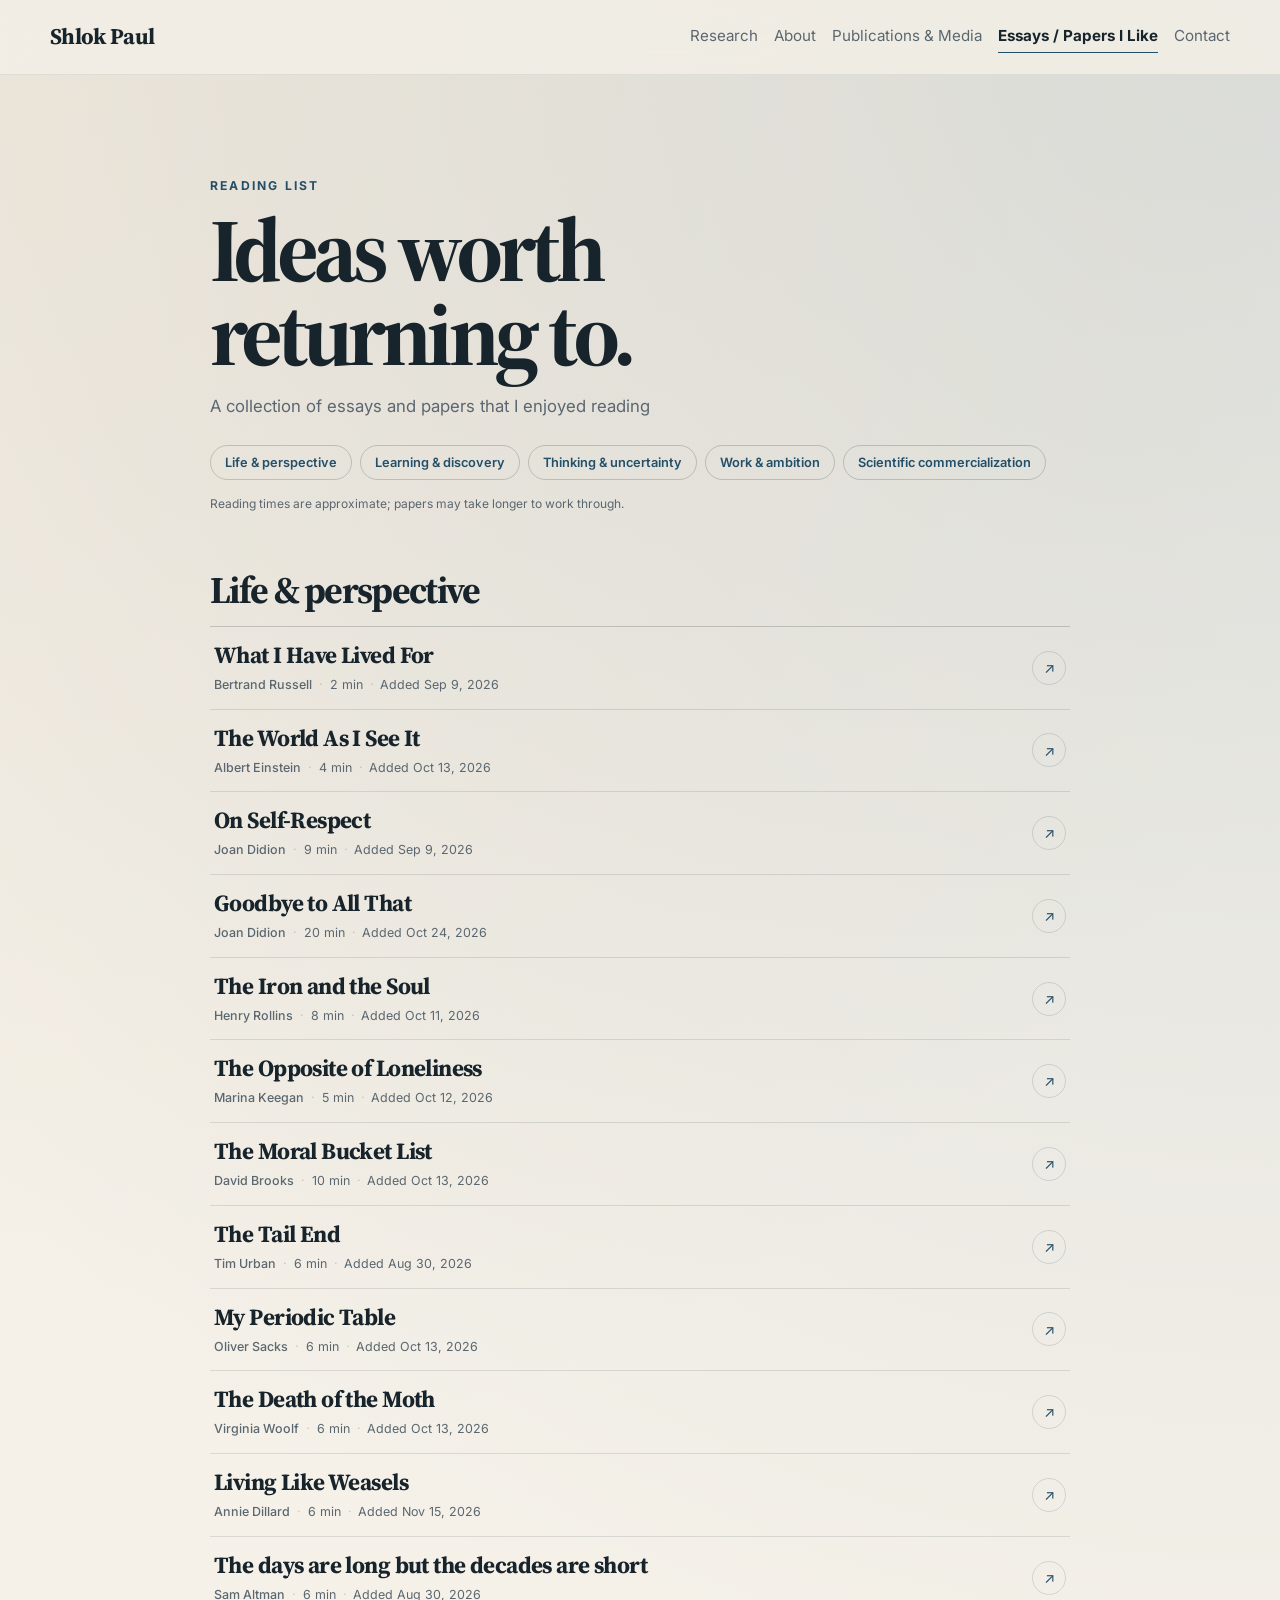
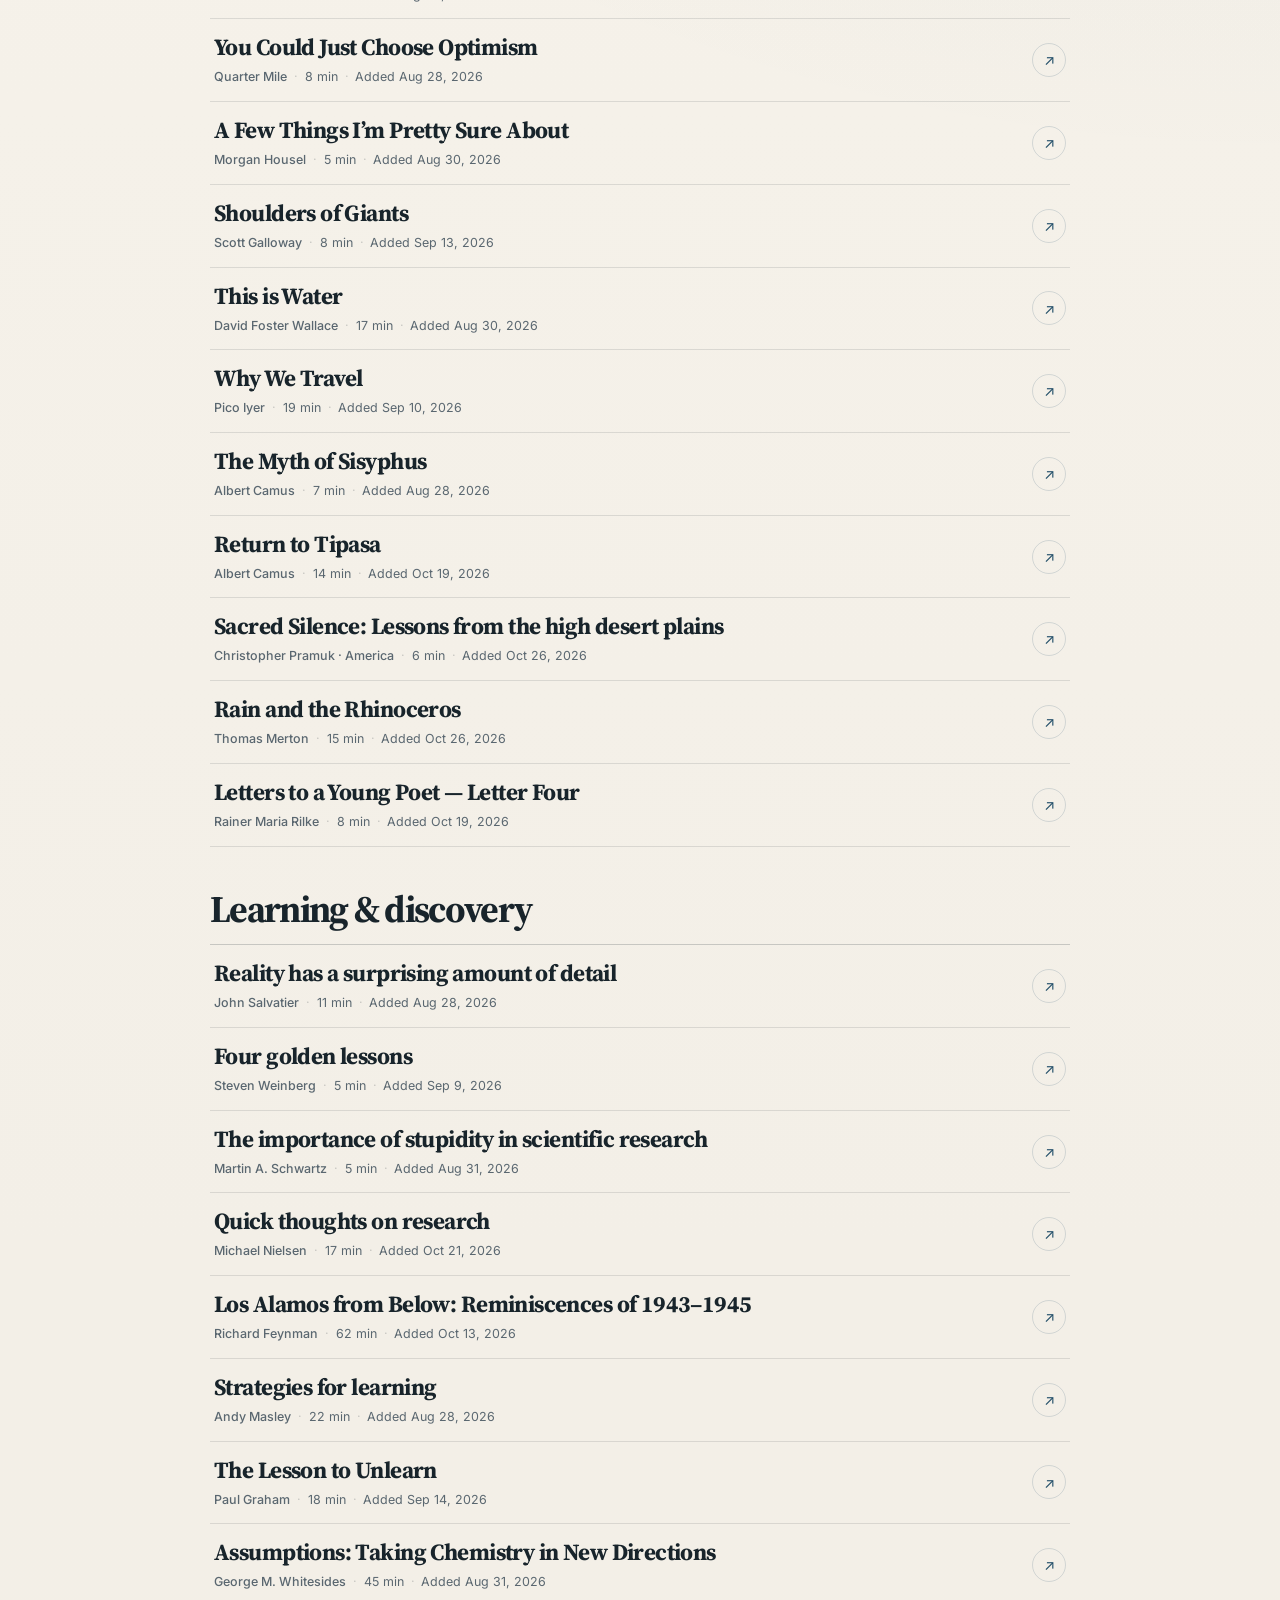
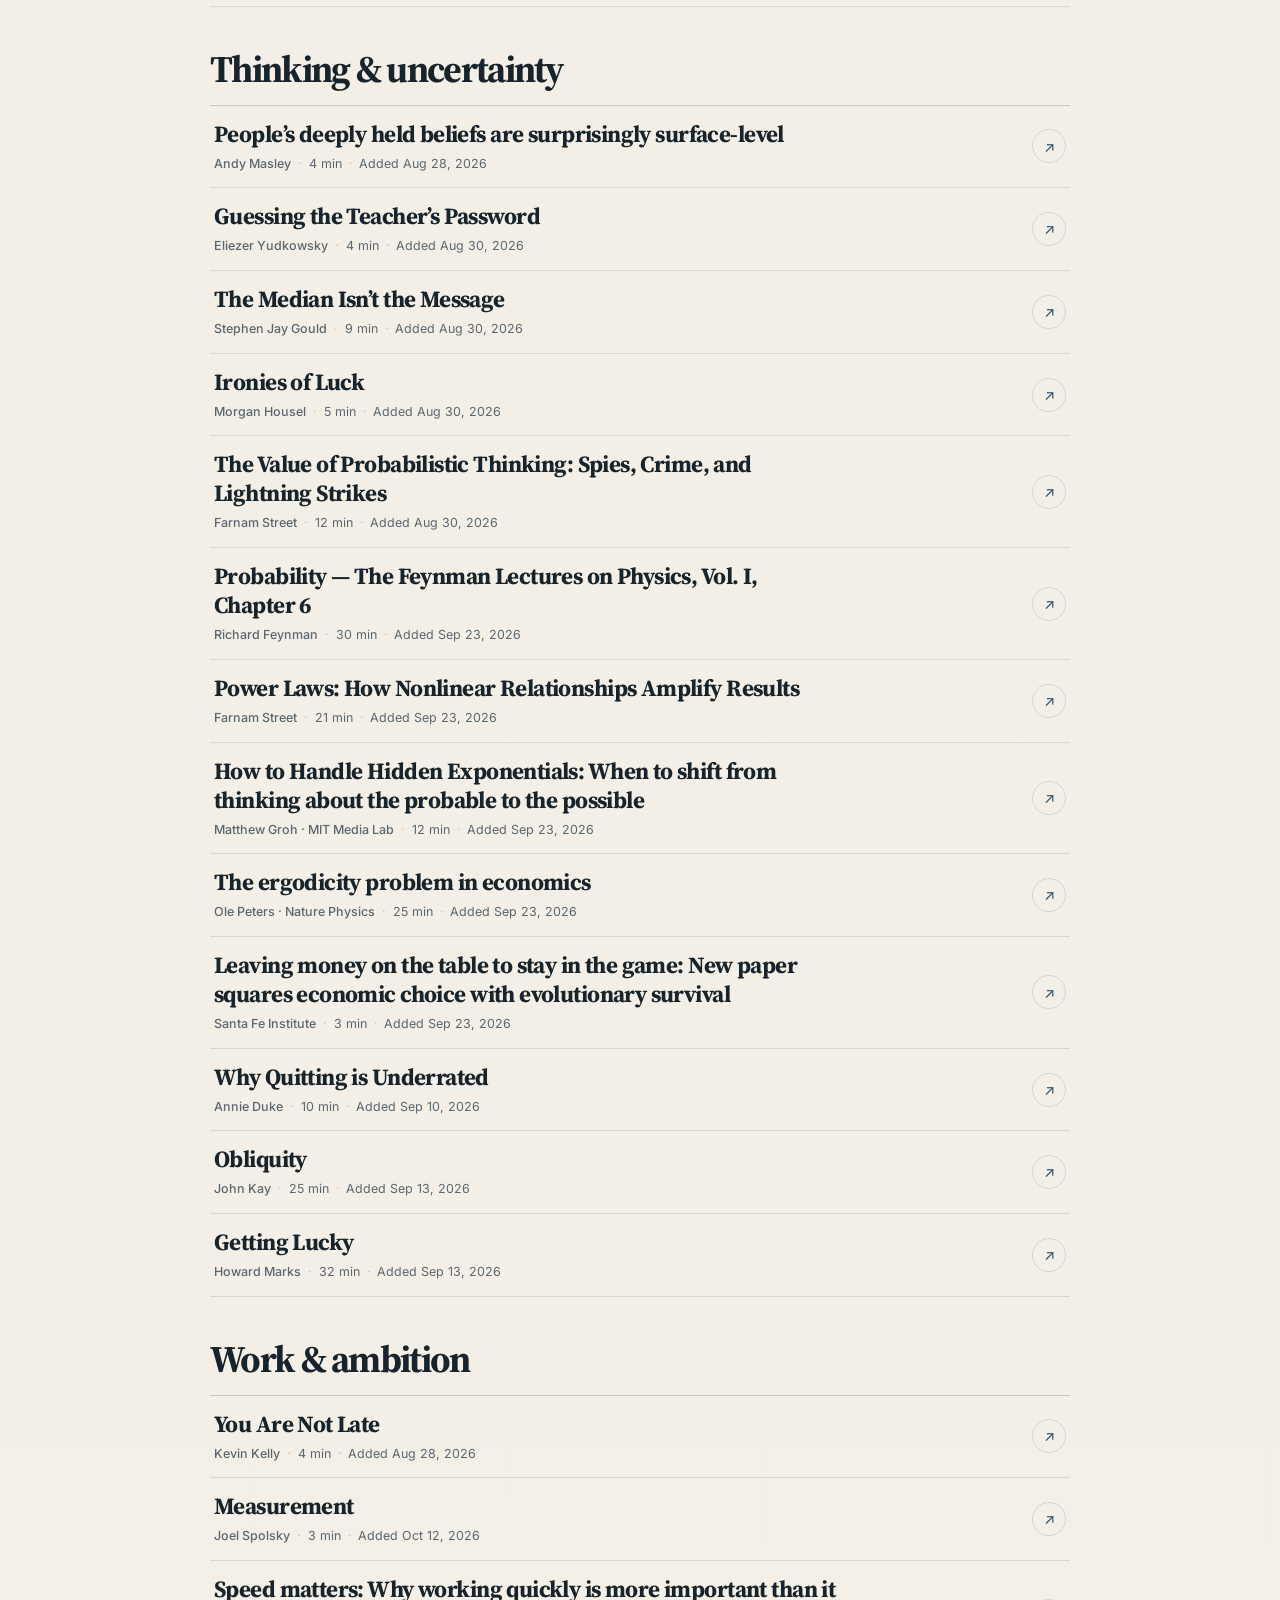
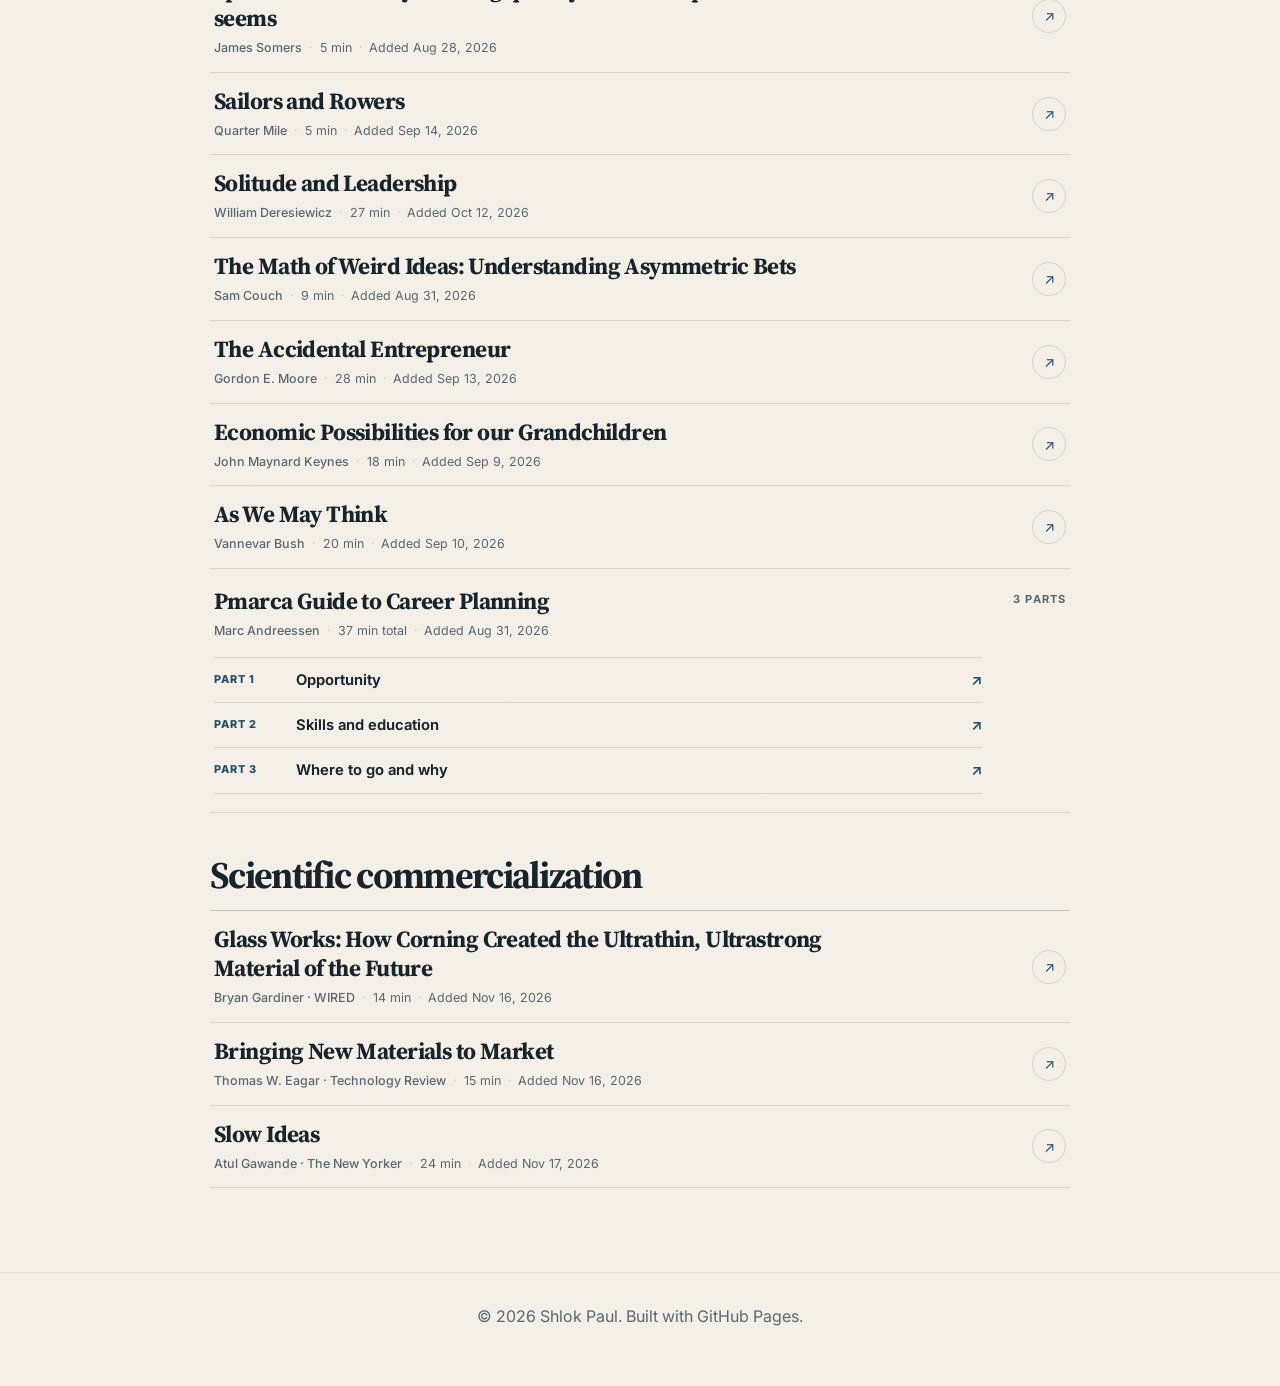
<file: reading.html>
<!DOCTYPE html>
<html lang="en">
<head>
  <meta charset="UTF-8" />
  <meta name="viewport" content="width=device-width, initial-scale=1.0" />
  <meta name="description" content="Essays and papers Shlok Paul returns to across science, technology, experimentation, and research practice." />
  <title>Essays / Papers I Like | Shlok Paul</title>
  <link rel="stylesheet" href="style.css" />
  <link rel="preconnect" href="https://fonts.googleapis.com">
  <link rel="preconnect" href="https://fonts.gstatic.com" crossorigin>
  <link href="https://fonts.googleapis.com/css2?family=Inter:wght@400;500;600;700;800&family=Source+Serif+4:wght@400;500;600;700&display=swap" rel="stylesheet">
</head>
<body class="reading-page">
  <header class="site-header">
    <nav class="nav">
      <a class="brand" href="index.html">Shlok Paul</a>
      <div class="nav-links">
        <a href="index.html">Research</a>
        <a href="about.html">About</a>
        <a href="articles.html">Publications &amp; Media</a>
        <a class="active" href="reading.html">Essays / Papers I Like</a>
        <a href="contact.html">Contact</a>
      </div>
    </nav>
  </header>

  <main>
    <section class="page-hero section narrow reading-hero">
      <p class="eyebrow">Reading list</p>
      <h1 class="page-title">Ideas worth returning to.</h1>
      <p class="hero-text">
        A collection of essays and papers that I enjoyed reading
      </p>
      <nav class="reading-topics" aria-label="Reading topics">
        <a href="#life-perspective">Life &amp; perspective</a>
        <a href="#learning-discovery">Learning &amp; discovery</a>
        <a href="#thinking-uncertainty">Thinking &amp; uncertainty</a>
        <a href="#work-ambition">Work &amp; ambition</a>
        <a href="#scientific-commercialization">Scientific commercialization</a>
      </nav>
      <p class="reading-time-note">Reading times are approximate; papers may take longer to work through.</p>
    </section>

    <section class="section narrow reading-section">
      <div class="reading-category-heading">
        <h2 id="life-perspective">Life &amp; perspective</h2>
      </div>

      <div class="reading-list">
        <article class="reading-item">
          <div>
            <h3><a href="https://users.drew.edu/jlenz/br-prolog.html" target="_blank" rel="noopener">What I Have Lived For</a></h3>
            <p class="reading-source">Bertrand Russell<span class="reading-length">2 min</span><time class="reading-added" datetime="2026-09-09">Added Sep 9, 2026</time></p>
          </div>
          <span class="reading-arrow" aria-hidden="true">↗</span>
        </article>

        <article class="reading-item">
          <div>
            <h3><a href="https://history.aip.org/exhibits/einstein/essay.htm" target="_blank" rel="noopener">The World As I See It</a></h3>
            <p class="reading-source">Albert Einstein<span class="reading-length">4 min</span><time class="reading-added" datetime="2026-10-13">Added Oct 13, 2026</time></p>
          </div>
          <span class="reading-arrow" aria-hidden="true">↗</span>
        </article>

        <article class="reading-item">
          <div>
            <h3><a href="https://www.vogue.com/article/joan-didion-self-respect-essay-1961" target="_blank" rel="noopener">On Self-Respect</a></h3>
            <p class="reading-source">Joan Didion<span class="reading-length">9 min</span><time class="reading-added" datetime="2026-09-09">Added Sep 9, 2026</time></p>
          </div>
          <span class="reading-arrow" aria-hidden="true">↗</span>
        </article>

        <article class="reading-item">
          <div>
            <h3><a href="https://d242fdlp0qlcia.cloudfront.net/uploads/2015/09/22211308/joan-didion-goodbye-to-all-that-1.pdf" target="_blank" rel="noopener">Goodbye to All That</a></h3>
            <p class="reading-source">Joan Didion<span class="reading-length">20 min</span><time class="reading-added" datetime="2026-10-24">Added Oct 24, 2026</time></p>
          </div>
          <span class="reading-arrow" aria-hidden="true">↗</span>
        </article>

        <article class="reading-item">
          <div>
            <h3><a href="https://impossiblehq.com/iron-soul-henry-rollins/" target="_blank" rel="noopener">The Iron and the Soul</a></h3>
            <p class="reading-source">Henry Rollins<span class="reading-length">8 min</span><time class="reading-added" datetime="2026-10-11">Added Oct 11, 2026</time></p>
          </div>
          <span class="reading-arrow" aria-hidden="true">↗</span>
        </article>

        <article class="reading-item">
          <div>
            <h3><a href="https://yaledailynews.com/articles/keegan-the-opposite-of-loneliness" target="_blank" rel="noopener">The Opposite of Loneliness</a></h3>
            <p class="reading-source">Marina Keegan<span class="reading-length">5 min</span><time class="reading-added" datetime="2026-10-12">Added Oct 12, 2026</time></p>
          </div>
          <span class="reading-arrow" aria-hidden="true">↗</span>
        </article>

        <article class="reading-item">
          <div>
            <h3><a href="https://www.nytimes.com/2015/04/12/opinion/sunday/david-brooks-the-moral-bucket-list.html" target="_blank" rel="noopener">The Moral Bucket List</a></h3>
            <p class="reading-source">David Brooks<span class="reading-length">10 min</span><time class="reading-added" datetime="2026-10-13">Added Oct 13, 2026</time></p>
          </div>
          <span class="reading-arrow" aria-hidden="true">↗</span>
        </article>

        <article class="reading-item">
          <div>
            <h3><a href="https://waitbutwhy.com/2015/12/the-tail-end.html" target="_blank" rel="noopener">The Tail End</a></h3>
            <p class="reading-source">Tim Urban<span class="reading-length">6 min</span><time class="reading-added" datetime="2026-08-30">Added Aug 30, 2026</time></p>
          </div>
          <span class="reading-arrow" aria-hidden="true">↗</span>
        </article>

        <article class="reading-item">
          <div>
            <h3><a href="https://www.nytimes.com/2015/07/26/opinion/my-periodic-table.html" target="_blank" rel="noopener">My Periodic Table</a></h3>
            <p class="reading-source">Oliver Sacks<span class="reading-length">6 min</span><time class="reading-added" datetime="2026-10-13">Added Oct 13, 2026</time></p>
          </div>
          <span class="reading-arrow" aria-hidden="true">↗</span>
        </article>

        <article class="reading-item">
          <div>
            <h3><a href="https://viva.pressbooks.pub/compreader/chapter/the-death-of-the-moth-2/" target="_blank" rel="noopener">The Death of the Moth</a></h3>
            <p class="reading-source">Virginia Woolf<span class="reading-length">6 min</span><time class="reading-added" datetime="2026-10-13">Added Oct 13, 2026</time></p>
          </div>
          <span class="reading-arrow" aria-hidden="true">↗</span>
        </article>

        <article class="reading-item">
          <div>
            <h3><a href="https://www.sfuadcnf.com/wp-content/uploads/2015/10/Annie-Dillards-essay.pdf" target="_blank" rel="noopener">Living Like Weasels</a></h3>
            <p class="reading-source">Annie Dillard<span class="reading-length">6 min</span><time class="reading-added" datetime="2026-11-15">Added Nov 15, 2026</time></p>
          </div>
          <span class="reading-arrow" aria-hidden="true">↗</span>
        </article>

        <article class="reading-item">
          <div>
            <h3><a href="https://blog.samaltman.com/the-days-are-long-but-the-decades-are-short" target="_blank" rel="noopener">The days are long but the decades are short</a></h3>
            <p class="reading-source">Sam Altman<span class="reading-length">6 min</span><time class="reading-added" datetime="2026-08-30">Added Aug 30, 2026</time></p>
          </div>
          <span class="reading-arrow" aria-hidden="true">↗</span>
        </article>

        <article class="reading-item">
          <div>
            <h3><a href="https://www.quarter--mile.com/You-Could-Just-Choose-Optimism" target="_blank" rel="noopener">You Could Just Choose Optimism</a></h3>
            <p class="reading-source">Quarter Mile<span class="reading-length">8 min</span><time class="reading-added" datetime="2026-08-28">Added Aug 28, 2026</time></p>
          </div>
          <span class="reading-arrow" aria-hidden="true">↗</span>
        </article>

        <article class="reading-item">
          <div>
            <h3><a href="https://collabfund.com/blog/a-few-things-im-pretty-sure-about-2026/" target="_blank" rel="noopener">A Few Things I’m Pretty Sure About</a></h3>
            <p class="reading-source">Morgan Housel<span class="reading-length">5 min</span><time class="reading-added" datetime="2026-08-30">Added Aug 30, 2026</time></p>
          </div>
          <span class="reading-arrow" aria-hidden="true">↗</span>
        </article>

        <article class="reading-item">
          <div>
            <h3><a href="https://www.profgmedia.com/p/shoulders-of-giants" target="_blank" rel="noopener">Shoulders of Giants</a></h3>
            <p class="reading-source">Scott Galloway<span class="reading-length">8 min</span><time class="reading-added" datetime="2026-09-13">Added Sep 13, 2026</time></p>
          </div>
          <span class="reading-arrow" aria-hidden="true">↗</span>
        </article>

        <article class="reading-item">
          <div>
            <h3><a href="https://jamesclear.com/great-speeches/this-is-water-by-david-foster-wallace" target="_blank" rel="noopener">This is Water</a></h3>
            <p class="reading-source">David Foster Wallace<span class="reading-length">17 min</span><time class="reading-added" datetime="2026-08-30">Added Aug 30, 2026</time></p>
          </div>
          <span class="reading-arrow" aria-hidden="true">↗</span>
        </article>

        <article class="reading-item">
          <div>
            <h3><a href="https://picoiyerjourneys.com/why-we-travel/" target="_blank" rel="noopener">Why We Travel</a></h3>
            <p class="reading-source">Pico Iyer<span class="reading-length">19 min</span><time class="reading-added" datetime="2026-09-10">Added Sep 10, 2026</time></p>
          </div>
          <span class="reading-arrow" aria-hidden="true">↗</span>
        </article>

        <article class="reading-item">
          <div>
            <h3><a href="https://dbanach.com/sisyphus.htm" target="_blank" rel="noopener">The Myth of Sisyphus</a></h3>
            <p class="reading-source">Albert Camus<span class="reading-length">7 min</span><time class="reading-added" datetime="2026-08-28">Added Aug 28, 2026</time></p>
          </div>
          <span class="reading-arrow" aria-hidden="true">↗</span>
        </article>

        <article class="reading-item">
          <div>
            <h3><a href="https://thephilosopher.net/camus/wp-content/uploads/sites/94/2024/11/Return-To-Tipasa-Albert-Camus.pdf" target="_blank" rel="noopener">Return to Tipasa</a></h3>
            <p class="reading-source">Albert Camus<span class="reading-length">14 min</span><time class="reading-added" datetime="2026-10-19">Added Oct 19, 2026</time></p>
          </div>
          <span class="reading-arrow" aria-hidden="true">↗</span>
        </article>

        <article class="reading-item">
          <div>
            <h3><a href="https://www.americamagazine.org/from-our-archives/2014/02/04/sacred-silence" target="_blank" rel="noopener">Sacred Silence: Lessons from the high desert plains</a></h3>
            <p class="reading-source">Christopher Pramuk · America<span class="reading-length">6 min</span><time class="reading-added" datetime="2026-10-26">Added Oct 26, 2026</time></p>
          </div>
          <span class="reading-arrow" aria-hidden="true">↗</span>
        </article>

        <article class="reading-item">
          <div>
            <h3><a href="https://www.cs.cornell.edu/people/fluet/personal/CatholicGrads/20020709/RR.pdf" target="_blank" rel="noopener">Rain and the Rhinoceros</a></h3>
            <p class="reading-source">Thomas Merton<span class="reading-length">15 min</span><time class="reading-added" datetime="2026-10-26">Added Oct 26, 2026</time></p>
          </div>
          <span class="reading-arrow" aria-hidden="true">↗</span>
        </article>

        <article class="reading-item">
          <div>
            <h3><a href="https://rilkepoetry.com/letters-to-a-young-poet/letter-four/" target="_blank" rel="noopener">Letters to a Young Poet — Letter Four</a></h3>
            <p class="reading-source">Rainer Maria Rilke<span class="reading-length">8 min</span><time class="reading-added" datetime="2026-10-19">Added Oct 19, 2026</time></p>
          </div>
          <span class="reading-arrow" aria-hidden="true">↗</span>
        </article>
      </div>

      <div class="reading-category-heading reading-category-heading-secondary">
        <h2 id="learning-discovery">Learning &amp; discovery</h2>
      </div>

      <div class="reading-list">
        <article class="reading-item">
          <div>
            <h3><a href="https://johnsalvatier.org/blog/2017/reality-has-a-surprising-amount-of-detail" target="_blank" rel="noopener">Reality has a surprising amount of detail</a></h3>
            <p class="reading-source">John Salvatier<span class="reading-length">11 min</span><time class="reading-added" datetime="2026-08-28">Added Aug 28, 2026</time></p>
          </div>
          <span class="reading-arrow" aria-hidden="true">↗</span>
        </article>

        <article class="reading-item">
          <div>
            <h3><a href="https://math.stanford.edu/~vakil/files/nature.pdf" target="_blank" rel="noopener">Four golden lessons</a></h3>
            <p class="reading-source">Steven Weinberg<span class="reading-length">5 min</span><time class="reading-added" datetime="2026-09-09">Added Sep 9, 2026</time></p>
          </div>
          <span class="reading-arrow" aria-hidden="true">↗</span>
        </article>

        <article class="reading-item">
          <div>
            <h3><a href="https://journals.biologists.com/jcs/article/121/11/1771/30038/The-importance-of-stupidity-in-scientific-research" target="_blank" rel="noopener">The importance of stupidity in scientific research</a></h3>
            <p class="reading-source">Martin A. Schwartz<span class="reading-length">5 min</span><time class="reading-added" datetime="2026-08-31">Added Aug 31, 2026</time></p>
          </div>
          <span class="reading-arrow" aria-hidden="true">↗</span>
        </article>

        <article class="reading-item">
          <div>
            <h3><a href="https://michaelnotebook.com/qtr/index.html" target="_blank" rel="noopener">Quick thoughts on research</a></h3>
            <p class="reading-source">Michael Nielsen<span class="reading-length">17 min</span><time class="reading-added" datetime="2026-10-21">Added Oct 21, 2026</time></p>
          </div>
          <span class="reading-arrow" aria-hidden="true">↗</span>
        </article>

        <article class="reading-item">
          <div>
            <h3><a href="https://calteches.library.caltech.edu/3090/1/FeynmanLosAlamos.pdf" target="_blank" rel="noopener">Los Alamos from Below: Reminiscences of 1943–1945</a></h3>
            <p class="reading-source">Richard Feynman<span class="reading-length">62 min</span><time class="reading-added" datetime="2026-10-13">Added Oct 13, 2026</time></p>
          </div>
          <span class="reading-arrow" aria-hidden="true">↗</span>
        </article>

        <article class="reading-item">
          <div>
            <h3><a href="https://blog.andymasley.com/p/strategies-for-learning?selection=f4c25c0a-e00b-4bef-9639-4ed86cf529e7#:~:text=Choosing%20what%20to%20learn%20has%2C%20I%20suspect%2C%20a%20similar%20power%20law%20distribution" target="_blank" rel="noopener">Strategies for learning</a></h3>
            <p class="reading-source">Andy Masley<span class="reading-length">22 min</span><time class="reading-added" datetime="2026-08-28">Added Aug 28, 2026</time></p>
          </div>
          <span class="reading-arrow" aria-hidden="true">↗</span>
        </article>

        <article class="reading-item">
          <div>
            <h3><a href="https://paulgraham.com/lesson.html" target="_blank" rel="noopener">The Lesson to Unlearn</a></h3>
            <p class="reading-source">Paul Graham<span class="reading-length">18 min</span><time class="reading-added" datetime="2026-09-14">Added Sep 14, 2026</time></p>
          </div>
          <span class="reading-arrow" aria-hidden="true">↗</span>
        </article>

        <article class="reading-item">
          <div>
            <h3><a href="https://www.gmwgroup.harvard.edu/sites/g/files/omnuum10006/files/gmwgroup/files/875.pdf" target="_blank" rel="noopener">Assumptions: Taking Chemistry in New Directions</a></h3>
            <p class="reading-source">George M. Whitesides<span class="reading-length">45 min</span><time class="reading-added" datetime="2026-08-31">Added Aug 31, 2026</time></p>
          </div>
          <span class="reading-arrow" aria-hidden="true">↗</span>
        </article>
      </div>

      <div class="reading-category-heading reading-category-heading-secondary">
        <h2 id="thinking-uncertainty">Thinking &amp; uncertainty</h2>
      </div>

      <div class="reading-list">
        <article class="reading-item">
          <div>
            <h3><a href="https://blog.andymasley.com/p/peoples-deeply-held-beliefs-are-surprisingly" target="_blank" rel="noopener">People’s deeply held beliefs are surprisingly surface-level</a></h3>
            <p class="reading-source">Andy Masley<span class="reading-length">4 min</span><time class="reading-added" datetime="2026-08-28">Added Aug 28, 2026</time></p>
          </div>
          <span class="reading-arrow" aria-hidden="true">↗</span>
        </article>

        <article class="reading-item">
          <div>
            <h3><a href="https://www.lesswrong.com/posts/NMoLJuDJEms7Ku9XS/guessing-the-teacher-s-password" target="_blank" rel="noopener">Guessing the Teacher’s Password</a></h3>
            <p class="reading-source">Eliezer Yudkowsky<span class="reading-length">4 min</span><time class="reading-added" datetime="2026-08-30">Added Aug 30, 2026</time></p>
          </div>
          <span class="reading-arrow" aria-hidden="true">↗</span>
        </article>

        <article class="reading-item">
          <div>
            <h3><a href="https://www.stat.berkeley.edu/~rice/Stat2/GouldCancer.html" target="_blank" rel="noopener">The Median Isn’t the Message</a></h3>
            <p class="reading-source">Stephen Jay Gould<span class="reading-length">9 min</span><time class="reading-added" datetime="2026-08-30">Added Aug 30, 2026</time></p>
          </div>
          <span class="reading-arrow" aria-hidden="true">↗</span>
        </article>

        <article class="reading-item">
          <div>
            <h3><a href="https://collabfund.com/blog/ironies-of-luck/" target="_blank" rel="noopener">Ironies of Luck</a></h3>
            <p class="reading-source">Morgan Housel<span class="reading-length">5 min</span><time class="reading-added" datetime="2026-08-30">Added Aug 30, 2026</time></p>
          </div>
          <span class="reading-arrow" aria-hidden="true">↗</span>
        </article>

        <article class="reading-item">
          <div>
            <h3><a href="https://fs.blog/probabilistic-thinking" target="_blank" rel="noopener">The Value of Probabilistic Thinking: Spies, Crime, and Lightning Strikes</a></h3>
            <p class="reading-source">Farnam Street<span class="reading-length">12 min</span><time class="reading-added" datetime="2026-08-30">Added Aug 30, 2026</time></p>
          </div>
          <span class="reading-arrow" aria-hidden="true">↗</span>
        </article>

        <article class="reading-item">
          <div>
            <h3><a href="https://www.feynmanlectures.caltech.edu/I_06.html" target="_blank" rel="noopener">Probability — The Feynman Lectures on Physics, Vol. I, Chapter 6</a></h3>
            <p class="reading-source">Richard Feynman<span class="reading-length">30 min</span><time class="reading-added" datetime="2026-09-23">Added Sep 23, 2026</time></p>
          </div>
          <span class="reading-arrow" aria-hidden="true">↗</span>
        </article>

        <article class="reading-item">
          <div>
            <h3><a href="https://fs.blog/power-laws/" target="_blank" rel="noopener">Power Laws: How Nonlinear Relationships Amplify Results</a></h3>
            <p class="reading-source">Farnam Street<span class="reading-length">21 min</span><time class="reading-added" datetime="2026-09-23">Added Sep 23, 2026</time></p>
          </div>
          <span class="reading-arrow" aria-hidden="true">↗</span>
        </article>

        <article class="reading-item">
          <div>
            <h3><a href="https://www.media.mit.edu/posts/how-to-handle-hidden-exponentials-when-to-shift-thinking-from-the-probable-to-the-possible/" target="_blank" rel="noopener">How to Handle Hidden Exponentials: When to shift from thinking about the probable to the possible</a></h3>
            <p class="reading-source">Matthew Groh · MIT Media Lab<span class="reading-length">12 min</span><time class="reading-added" datetime="2026-09-23">Added Sep 23, 2026</time></p>
          </div>
          <span class="reading-arrow" aria-hidden="true">↗</span>
        </article>

        <article class="reading-item">
          <div>
            <h3><a href="https://www.nature.com/articles/s41567-019-0732-0" target="_blank" rel="noopener">The ergodicity problem in economics</a></h3>
            <p class="reading-source">Ole Peters · Nature Physics<span class="reading-length">25 min</span><time class="reading-added" datetime="2026-09-23">Added Sep 23, 2026</time></p>
          </div>
          <span class="reading-arrow" aria-hidden="true">↗</span>
        </article>

        <article class="reading-item">
          <div>
            <h3><a href="https://www.santafe.edu/news-center/news/leaving-money-table-stay-game-new-paper-presents-evolutionary-perspective-economic-choice" target="_blank" rel="noopener">Leaving money on the table to stay in the game: New paper squares economic choice with evolutionary survival</a></h3>
            <p class="reading-source">Santa Fe Institute<span class="reading-length">3 min</span><time class="reading-added" datetime="2026-09-23">Added Sep 23, 2026</time></p>
          </div>
          <span class="reading-arrow" aria-hidden="true">↗</span>
        </article>

        <article class="reading-item">
          <div>
            <h3><a href="https://www.annieduke.com/why-quitting-is-underrated/" target="_blank" rel="noopener">Why Quitting is Underrated</a></h3>
            <p class="reading-source">Annie Duke<span class="reading-length">10 min</span><time class="reading-added" datetime="2026-09-10">Added Sep 10, 2026</time></p>
          </div>
          <span class="reading-arrow" aria-hidden="true">↗</span>
        </article>

        <article class="reading-item">
          <div>
            <h3><a href="https://papers.ssrn.com/sol3/papers.cfm?abstract_id=2206876" target="_blank" rel="noopener">Obliquity</a></h3>
            <p class="reading-source">John Kay<span class="reading-length">25 min</span><time class="reading-added" datetime="2026-09-13">Added Sep 13, 2026</time></p>
          </div>
          <span class="reading-arrow" aria-hidden="true">↗</span>
        </article>

        <article class="reading-item">
          <div>
            <h3><a href="https://www.oaktreecapital.com/docs/default-source/memos/2014-01-16-getting-lucky.pdf" target="_blank" rel="noopener">Getting Lucky</a></h3>
            <p class="reading-source">Howard Marks<span class="reading-length">32 min</span><time class="reading-added" datetime="2026-09-13">Added Sep 13, 2026</time></p>
          </div>
          <span class="reading-arrow" aria-hidden="true">↗</span>
        </article>
      </div>

      <div class="reading-category-heading reading-category-heading-secondary">
        <h2 id="work-ambition">Work &amp; ambition</h2>
      </div>

      <div class="reading-list">
        <article class="reading-item">
          <div>
            <h3><a href="https://kk.org/thetechnium/you-are-not-late/" target="_blank" rel="noopener">You Are Not Late</a></h3>
            <p class="reading-source">Kevin Kelly<span class="reading-length">4 min</span><time class="reading-added" datetime="2026-08-28">Added Aug 28, 2026</time></p>
          </div>
          <span class="reading-arrow" aria-hidden="true">↗</span>
        </article>

        <article class="reading-item">
          <div>
            <h3><a href="https://www.joelonsoftware.com/2002/07/15/20020715/" target="_blank" rel="noopener">Measurement</a></h3>
            <p class="reading-source">Joel Spolsky<span class="reading-length">3 min</span><time class="reading-added" datetime="2026-10-12">Added Oct 12, 2026</time></p>
          </div>
          <span class="reading-arrow" aria-hidden="true">↗</span>
        </article>

        <article class="reading-item">
          <div>
            <h3><a href="https://jsomers.net/blog/speed-matters" target="_blank" rel="noopener">Speed matters: Why working quickly is more important than it seems</a></h3>
            <p class="reading-source">James Somers<span class="reading-length">5 min</span><time class="reading-added" datetime="2026-08-28">Added Aug 28, 2026</time></p>
          </div>
          <span class="reading-arrow" aria-hidden="true">↗</span>
        </article>

        <article class="reading-item">
          <div>
            <h3><a href="https://www.quarter--mile.com/Sailors-and-Rowers" target="_blank" rel="noopener">Sailors and Rowers</a></h3>
            <p class="reading-source">Quarter Mile<span class="reading-length">5 min</span><time class="reading-added" datetime="2026-09-14">Added Sep 14, 2026</time></p>
          </div>
          <span class="reading-arrow" aria-hidden="true">↗</span>
        </article>

        <article class="reading-item">
          <div>
            <h3><a href="https://theamericanscholar.org/solitude-and-leadership/" target="_blank" rel="noopener">Solitude and Leadership</a></h3>
            <p class="reading-source">William Deresiewicz<span class="reading-length">27 min</span><time class="reading-added" datetime="2026-10-12">Added Oct 12, 2026</time></p>
          </div>
          <span class="reading-arrow" aria-hidden="true">↗</span>
        </article>

        <article class="reading-item">
          <div>
            <h3><a href="https://samcouch.com/articles/asymmetric-bets" target="_blank" rel="noopener">The Math of Weird Ideas: Understanding Asymmetric Bets</a></h3>
            <p class="reading-source">Sam Couch<span class="reading-length">9 min</span><time class="reading-added" datetime="2026-08-31">Added Aug 31, 2026</time></p>
          </div>
          <span class="reading-arrow" aria-hidden="true">↗</span>
        </article>

        <article class="reading-item">
          <div>
            <h3><a href="https://calteches.library.caltech.edu/3777/1/Moore.pdf" target="_blank" rel="noopener">The Accidental Entrepreneur</a></h3>
            <p class="reading-source">Gordon E. Moore<span class="reading-length">28 min</span><time class="reading-added" datetime="2026-09-13">Added Sep 13, 2026</time></p>
          </div>
          <span class="reading-arrow" aria-hidden="true">↗</span>
        </article>

        <article class="reading-item">
          <div>
            <h3><a href="https://www.economicsnetwork.ac.uk/archive/keynes_persuasion/Economic_Possibilities_for_our_Grandchildren.htm" target="_blank" rel="noopener">Economic Possibilities for our Grandchildren</a></h3>
            <p class="reading-source">John Maynard Keynes<span class="reading-length">18 min</span><time class="reading-added" datetime="2026-09-09">Added Sep 9, 2026</time></p>
          </div>
          <span class="reading-arrow" aria-hidden="true">↗</span>
        </article>

        <article class="reading-item">
          <div>
            <h3><a href="https://worrydream.com/refs/Bush%20-%20As%20We%20May%20Think%20%28Life%20Magazine%209-10-1945%29.pdf" target="_blank" rel="noopener">As We May Think</a></h3>
            <p class="reading-source">Vannevar Bush<span class="reading-length">20 min</span><time class="reading-added" datetime="2026-09-10">Added Sep 10, 2026</time></p>
          </div>
          <span class="reading-arrow" aria-hidden="true">↗</span>
        </article>

        <article class="reading-item reading-series">
          <div>
            <h3>Pmarca Guide to Career Planning</h3>
            <p class="reading-source">Marc Andreessen<span class="reading-length">37 min total</span><time class="reading-added" datetime="2026-08-31">Added Aug 31, 2026</time></p>
            <ol class="reading-series-links">
              <li><a href="https://pmarchive.com/guide_to_career_planning_part1.html" target="_blank" rel="noopener"><span>Part 1</span>Opportunity<span aria-hidden="true">↗</span></a></li>
              <li><a href="https://pmarchive.com/guide_to_career_planning_part2.html" target="_blank" rel="noopener"><span>Part 2</span>Skills and education<span aria-hidden="true">↗</span></a></li>
              <li><a href="https://pmarchive.com/guide_to_career_planning_part3.html" target="_blank" rel="noopener"><span>Part 3</span>Where to go and why<span aria-hidden="true">↗</span></a></li>
            </ol>
          </div>
          <span class="reading-series-count">3 parts</span>
        </article>
      </div>

      <div class="reading-category-heading reading-category-heading-secondary">
        <h2 id="scientific-commercialization">Scientific commercialization</h2>
      </div>

      <div class="reading-list">
        <article class="reading-item">
          <div>
            <h3><a href="https://www.wired.com/2012/09/ff-corning-gorilla-glass/" target="_blank" rel="noopener">Glass Works: How Corning Created the Ultrathin, Ultrastrong Material of the Future</a></h3>
            <p class="reading-source">Bryan Gardiner · WIRED<span class="reading-length">14 min</span><time class="reading-added" datetime="2026-11-16">Added Nov 16, 2026</time></p>
          </div>
          <span class="reading-arrow" aria-hidden="true">↗</span>
        </article>

        <article class="reading-item">
          <div>
            <h3><a href="https://eagar.mit.edu/publications/Eagar147.pdf" target="_blank" rel="noopener">Bringing New Materials to Market</a></h3>
            <p class="reading-source">Thomas W. Eagar · Technology Review<span class="reading-length">15 min</span><time class="reading-added" datetime="2026-11-16">Added Nov 16, 2026</time></p>
          </div>
          <span class="reading-arrow" aria-hidden="true">↗</span>
        </article>

        <article class="reading-item">
          <div>
            <h3><a href="https://www.newyorker.com/magazine/2013/07/29/slow-ideas" target="_blank" rel="noopener">Slow Ideas</a></h3>
            <p class="reading-source">Atul Gawande · The New Yorker<span class="reading-length">24 min</span><time class="reading-added" datetime="2026-11-17">Added Nov 17, 2026</time></p>
          </div>
          <span class="reading-arrow" aria-hidden="true">↗</span>
        </article>
      </div>
    </section>
  </main>

  <footer class="footer">
    <p>© <span id="year"></span> Shlok Paul. Built with GitHub Pages.</p>
  </footer>

  <script>
    document.getElementById("year").textContent = new Date().getFullYear();
  </script>
</body>
</html>
</file>
<file: style.css>
:root {
  --bg: #f3efe7;
  --bg-accent: #e3ddd1;
  --surface: rgba(255, 252, 246, 0.88);
  --surface-strong: #fffdf8;
  --surface-dark: #18313d;
  --text: #18242b;
  --muted: #5a6770;
  --border: rgba(24, 36, 43, 0.12);
  --border-strong: rgba(24, 36, 43, 0.2);
  --accent: #234f69;
  --accent-soft: #dfe9ef;
  --accent-warm: #a96d2d;
  --shadow: 0 24px 70px rgba(31, 43, 55, 0.12);
  --radius-lg: 32px;
  --radius-md: 20px;
  --content-width: min(1180px, calc(100% - 48px));
}

* {
  box-sizing: border-box;
}

html {
  scroll-behavior: smooth;
}

body {
  margin: 0;
  font-family: "Inter", system-ui, -apple-system, BlinkMacSystemFont, "Segoe UI", sans-serif;
  color: var(--text);
  line-height: 1.65;
  background:
    radial-gradient(circle at top left, rgba(169, 109, 45, 0.08), transparent 24%),
    radial-gradient(circle at top right, rgba(35, 79, 105, 0.14), transparent 28%),
    linear-gradient(180deg, #f8f4ec 0%, var(--bg) 46%, #f4efe7 100%);
}

a {
  color: inherit;
  text-decoration: none;
}

main {
  position: relative;
}

.site-header {
  position: sticky;
  top: 0;
  z-index: 100;
  backdrop-filter: blur(18px);
  background: rgba(243, 239, 231, 0.82);
  border-bottom: 1px solid rgba(24, 36, 43, 0.08);
}

.nav {
  width: var(--content-width);
  margin: 0 auto;
  min-height: 74px;
  display: flex;
  align-items: center;
  justify-content: space-between;
  gap: 24px;
}

.brand {
  font-family: "Source Serif 4", Georgia, serif;
  font-size: 1.4rem;
  font-weight: 700;
  letter-spacing: -0.03em;
}

.nav-links {
  display: flex;
  flex-wrap: wrap;
  gap: 16px;
  color: var(--muted);
  font-size: 0.95rem;
}

.nav-links a {
  position: relative;
  padding-bottom: 2px;
}

.nav-links a::after {
  content: "";
  position: absolute;
  left: 0;
  bottom: -2px;
  width: 100%;
  height: 1px;
  background: var(--accent);
  transform: scaleX(0);
  transform-origin: left;
  transition: transform 0.18s ease;
}

.nav-links a:hover {
  color: var(--text);
}

.nav-links a.active {
  color: var(--text);
  font-weight: 700;
}

.nav-links a.active::after {
  transform: scaleX(1);
}

.nav-links a:hover::after {
  transform: scaleX(1);
}

.section {
  width: var(--content-width);
  margin: 0 auto;
  padding: 84px 0;
}

.narrow {
  width: min(860px, calc(100% - 48px));
}

.eyebrow,
.section-label,
.tag,
.detail-label {
  display: inline-block;
  font-size: 0.76rem;
  letter-spacing: 0.18em;
  text-transform: uppercase;
  font-weight: 700;
  color: var(--accent);
}

h1,
h2,
h3,
p,
ul {
  margin-top: 0;
}

h1,
h2,
.hero-card h2 {
  font-family: "Source Serif 4", Georgia, serif;
}

h1 {
  font-size: clamp(3.35rem, 7vw, 6.3rem);
  line-height: 0.93;
  letter-spacing: -0.055em;
  margin-bottom: 22px;
  max-width: 11.5ch;
}

h2 {
  font-size: clamp(2.2rem, 4vw, 3.5rem);
  line-height: 1;
  letter-spacing: -0.045em;
  margin-bottom: 20px;
}

h3 {
  font-size: 1.22rem;
  line-height: 1.28;
  letter-spacing: -0.025em;
  margin-bottom: 10px;
}

.hero-text,
.about-copy p,
.split p,
.contact-section p,
.note,
.publication-card p,
.project-item p,
.card p {
  color: var(--muted);
  font-size: 1.05rem;
}

.hero {
  display: grid;
  grid-template-columns: minmax(0, 1.2fr) minmax(300px, 380px);
  gap: 54px;
  align-items: start;
  min-height: calc(100vh - 74px);
  padding-top: 72px;
}

.page-hero {
  padding-top: 96px;
  padding-bottom: 24px;
}

.page-title {
  max-width: 13ch;
  margin-bottom: 18px;
}

.page-jumps {
  display: flex;
  flex-wrap: wrap;
  gap: 10px;
  margin-top: 28px;
}

.page-jumps a {
  display: inline-flex;
  align-items: center;
  justify-content: center;
  min-height: 42px;
  padding: 0 16px;
  border-radius: 999px;
  border: 1px solid rgba(35, 79, 105, 0.14);
  background: rgba(255, 253, 248, 0.72);
  color: var(--accent);
  font-size: 0.93rem;
  font-weight: 700;
  transition: transform 0.18s ease, border-color 0.18s ease, color 0.18s ease;
}

.page-jumps a:hover {
  color: var(--text);
  border-color: rgba(35, 79, 105, 0.35);
  transform: translateY(-1px);
}

.hero-content {
  padding: 20px 0 0;
}

.hero-content .eyebrow {
  margin-bottom: 18px;
}

.research-hero {
  display: grid;
  grid-template-columns: minmax(0, 1.08fr) minmax(320px, 420px);
  gap: clamp(42px, 7vw, 86px);
  align-items: center;
  min-height: calc(100vh - 74px);
  padding-top: 76px;
  padding-bottom: 90px;
}

.research-hero-copy .eyebrow {
  margin-bottom: 18px;
}

.research-hero-copy h1 {
  max-width: 10ch;
  font-size: clamp(3.5rem, 6.7vw, 6.25rem);
}

.research-hero-copy .hero-text {
  max-width: 59ch;
  font-size: 1.12rem;
}

.research-current {
  max-width: 34rem;
  margin: 30px 0 0;
  padding-top: 18px;
  border-top: 1px solid var(--border);
  color: var(--muted);
  font-size: 0.92rem;
  font-weight: 600;
}

.research-profile {
  overflow: hidden;
  border: 1px solid rgba(24, 36, 43, 0.09);
  border-radius: var(--radius-lg);
  background: rgba(255, 252, 246, 0.88);
  box-shadow: var(--shadow);
}

.research-portrait {
  display: block;
  width: 100%;
  aspect-ratio: 4 / 3;
  object-fit: cover;
  object-position: center 28%;
}

.research-profile-copy {
  padding: 28px 30px 22px;
}

.research-profile-copy .section-label {
  margin-bottom: 12px;
}

.research-profile-copy h2 {
  max-width: 13ch;
  margin-bottom: 14px;
  font-size: 2rem;
  line-height: 1.06;
}

.research-profile-copy p:last-child {
  margin-bottom: 0;
  color: var(--muted);
  font-size: 0.97rem;
}

.research-profile-links {
  display: grid;
  grid-template-columns: repeat(3, 1fr);
  border-top: 1px solid var(--border);
}

.research-profile-links a {
  padding: 15px 10px;
  color: var(--accent);
  font-size: 0.82rem;
  font-weight: 700;
  text-align: center;
}

.research-profile-links a + a {
  border-left: 1px solid var(--border);
}

.research-profile-links a:hover {
  background: var(--accent-soft);
}

.research-directions {
  padding-top: 96px;
}

.research-section-heading {
  display: grid;
  grid-template-columns: minmax(0, 1fr) minmax(280px, 0.62fr);
  gap: 50px;
  align-items: end;
  margin-bottom: 46px;
}

.research-section-heading h2 {
  margin-bottom: 0;
}

.research-section-heading > p {
  margin-bottom: 4px;
  color: var(--muted);
  font-size: 1.02rem;
}

.research-list {
  border-top: 1px solid var(--border-strong);
}

.research-item {
  display: grid;
  grid-template-columns: 64px minmax(0, 1fr);
  gap: 24px;
  padding: 30px 4px;
  border-bottom: 1px solid var(--border);
}

.research-number {
  padding-top: 5px;
  color: var(--accent-warm);
  font-family: "Source Serif 4", Georgia, serif;
  font-size: 1.05rem;
  font-weight: 700;
}

.research-kicker {
  margin-bottom: 7px;
  color: var(--accent);
  font-size: 0.75rem;
  font-weight: 800;
  letter-spacing: 0.16em;
  text-transform: uppercase;
}

.research-item h3 {
  max-width: 29ch;
  margin-bottom: 9px;
  font-family: "Source Serif 4", Georgia, serif;
  font-size: clamp(1.55rem, 3vw, 2.25rem);
  line-height: 1.08;
}

.research-item p:last-child {
  max-width: 72ch;
  margin-bottom: 0;
  color: var(--muted);
  font-size: 1rem;
}

.research-tools {
  display: grid;
  grid-template-columns: minmax(250px, 0.75fr) minmax(0, 1.25fr);
  gap: clamp(38px, 7vw, 90px);
  margin-bottom: 84px;
  padding: 60px;
  border-radius: 38px;
  background:
    radial-gradient(circle at top right, rgba(125, 161, 183, 0.2), transparent 34%),
    linear-gradient(140deg, #142d39, #1c3c4a);
  color: #f8fbfc;
  box-shadow: 0 28px 70px rgba(16, 37, 47, 0.2);
}

.research-tools .section-label {
  color: rgba(205, 225, 235, 0.74);
}

.research-tools-intro h2 {
  max-width: 12ch;
  font-size: clamp(2.3rem, 4.4vw, 4rem);
}

.research-tools-intro > p:last-child {
  max-width: 45ch;
  margin-bottom: 0;
  color: rgba(236, 244, 247, 0.72);
}

.research-tool-list {
  border-top: 1px solid rgba(255, 255, 255, 0.22);
}

.research-tool-item {
  display: grid;
  grid-template-columns: 34px minmax(0, 1fr);
  column-gap: 16px;
  padding: 24px 0;
  border-bottom: 1px solid rgba(255, 255, 255, 0.14);
}

.research-tool-item > span {
  grid-row: 1 / span 2;
  color: rgba(205, 225, 235, 0.58);
  font-size: 0.78rem;
  font-weight: 700;
}

.research-tool-item h3 {
  margin-bottom: 7px;
  color: #fffdf8;
}

.research-tool-item p {
  margin-bottom: 0;
  color: rgba(236, 244, 247, 0.7);
  font-size: 0.96rem;
}

.hero-highlights {
  display: flex;
  flex-wrap: wrap;
  gap: 10px;
  margin: 28px 0 0;
}

.hero-highlights span {
  padding: 9px 14px;
  border-radius: 999px;
  background: rgba(255, 253, 248, 0.82);
  border: 1px solid rgba(35, 79, 105, 0.12);
  color: var(--accent);
  font-size: 0.92rem;
  font-weight: 600;
}

.button-row {
  display: flex;
  gap: 14px;
  flex-wrap: wrap;
  margin-top: 28px;
}

.button {
  display: inline-flex;
  align-items: center;
  justify-content: center;
  min-height: 50px;
  padding: 0 22px;
  border-radius: 999px;
  font-weight: 700;
  transition: transform 0.18s ease, background 0.18s ease, border-color 0.18s ease, color 0.18s ease;
}

.button:hover {
  transform: translateY(-1px);
}

.button.primary {
  background: var(--accent);
  color: #f7fafc;
  box-shadow: 0 14px 32px rgba(35, 79, 105, 0.18);
}

.button.primary:hover {
  background: #1d455c;
}

.button.secondary {
  background: rgba(255, 252, 246, 0.55);
  border: 1px solid var(--border-strong);
  color: var(--text);
}

.button.secondary:hover {
  border-color: rgba(35, 79, 105, 0.35);
}

.hero-stats {
  display: grid;
  grid-template-columns: repeat(3, minmax(0, 1fr));
  gap: 18px;
  margin-top: 42px;
}

.hero-stats div {
  padding: 18px 20px;
  border: 1px solid rgba(35, 79, 105, 0.12);
  border-radius: 18px;
  background:
    linear-gradient(180deg, rgba(255, 255, 255, 0.92), rgba(247, 242, 233, 0.82)),
    linear-gradient(135deg, rgba(35, 79, 105, 0.05), transparent);
  box-shadow: 0 12px 30px rgba(24, 36, 43, 0.06);
}

.hero-stats strong {
  display: block;
  margin-bottom: 7px;
  font-size: 0.92rem;
  color: var(--accent);
  letter-spacing: 0.02em;
}

.hero-stats span {
  display: block;
  color: var(--text);
  font-size: 0.96rem;
  line-height: 1.45;
}

.hero-card {
  position: relative;
  padding: 32px;
  border: 1px solid rgba(24, 36, 43, 0.08);
  border-radius: var(--radius-lg);
  background:
    linear-gradient(180deg, rgba(255, 255, 255, 0.84), rgba(255, 252, 246, 0.96)),
    linear-gradient(140deg, rgba(35, 79, 105, 0.08), transparent 45%);
  box-shadow: var(--shadow);
  overflow: hidden;
}

.hero-card::before {
  content: "";
  position: absolute;
  inset: 0 auto auto 0;
  width: 100%;
  height: 7px;
  background: linear-gradient(90deg, var(--accent) 0%, #7da1b7 65%, rgba(169, 109, 45, 0.7) 100%);
}

.profile-image {
  width: 164px;
  height: 164px;
  border-radius: 50%;
  object-fit: cover;
  display: block;
  margin-bottom: 24px;
  border: 4px solid rgba(255, 253, 248, 0.95);
  box-shadow: 0 18px 40px rgba(24, 36, 43, 0.16);
}

.hero-card h2 {
  font-size: 2rem;
  margin-bottom: 10px;
}

.hero-role {
  color: var(--muted);
  font-size: 1rem;
  margin-bottom: 20px;
}

.profile-details {
  display: grid;
  gap: 14px;
  margin-bottom: 22px;
}

.profile-details div {
  padding-top: 12px;
  border-top: 1px solid rgba(24, 36, 43, 0.08);
}

.profile-details span:last-child {
  display: block;
  margin-top: 6px;
  color: var(--muted);
  font-size: 0.96rem;
}

.quick-links {
  display: grid;
  grid-template-columns: 1fr 1fr;
  gap: 10px;
}

.quick-links a {
  padding: 12px 14px;
  border-radius: 14px;
  border: 1px solid rgba(24, 36, 43, 0.1);
  background: rgba(255, 253, 248, 0.75);
  color: var(--muted);
  font-size: 0.93rem;
  text-align: center;
}

.quick-links a:hover {
  color: var(--text);
  border-color: rgba(35, 79, 105, 0.3);
}

.section-heading {
  margin-bottom: 30px;
}

.section-heading.compact {
  margin-bottom: 14px;
}

.about-grid {
  display: grid;
  grid-template-columns: minmax(0, 1.2fr) minmax(260px, 0.7fr);
  gap: 30px;
  align-items: start;
}

.about-copy {
  background: rgba(255, 252, 246, 0.58);
  border: 1px solid rgba(24, 36, 43, 0.08);
  border-radius: var(--radius-lg);
  padding: 30px 32px;
}

.about-copy p:last-child,
.card p:last-child,
.project-item p:last-child {
  margin-bottom: 0;
}

.context-panel {
  background: var(--surface-strong);
  border: 1px solid rgba(24, 36, 43, 0.1);
  border-radius: var(--radius-md);
  padding: 26px;
  box-shadow: 0 18px 42px rgba(24, 36, 43, 0.07);
}

.context-title {
  font-family: "Source Serif 4", Georgia, serif;
  font-size: 1.45rem;
  margin-bottom: 16px;
}

.context-title:not(:first-child) {
  margin-top: 26px;
}

.path-list {
  display: grid;
  gap: 14px;
}

.path-item {
  padding-top: 14px;
  border-top: 1px solid rgba(24, 36, 43, 0.08);
}

.path-item:first-child {
  padding-top: 0;
  border-top: 0;
}

.path-item strong,
.path-item span:last-child {
  display: block;
}

.path-item strong {
  margin-top: 5px;
  color: var(--text);
  line-height: 1.35;
}

.path-item span:last-child {
  margin-top: 4px;
  color: var(--muted);
  font-size: 0.96rem;
  line-height: 1.45;
}

.context-list {
  margin: 0;
  padding-left: 20px;
  color: var(--muted);
}

.context-list li + li {
  margin-top: 12px;
}

.card-grid {
  display: grid;
  grid-template-columns: repeat(2, minmax(0, 1fr));
  gap: 22px;
}

.card,
.project-item,
.publication-card,
.publication {
  border: 1px solid rgba(24, 36, 43, 0.08);
  border-radius: var(--radius-md);
  background: rgba(255, 252, 246, 0.82);
  box-shadow: 0 12px 30px rgba(24, 36, 43, 0.05);
}

.card {
  min-height: 270px;
  padding: 28px;
}

.tag {
  background: var(--accent-soft);
  border-radius: 999px;
  padding: 8px 11px;
  margin-bottom: 18px;
}

.split {
  display: grid;
  grid-template-columns: minmax(260px, 0.8fr) minmax(0, 1.1fr);
  gap: 42px;
  align-items: start;
}

.split-note {
  margin-top: 20px;
  padding-top: 18px;
  border-top: 1px solid rgba(24, 36, 43, 0.12);
  color: var(--text);
  font-size: 0.98rem;
}

.project-list {
  display: grid;
  gap: 16px;
}

.project-item {
  padding: 24px 26px;
  position: relative;
}

.project-item::before {
  content: "";
  position: absolute;
  left: 0;
  top: 22px;
  bottom: 22px;
  width: 4px;
  border-radius: 999px;
  background: linear-gradient(180deg, var(--accent) 0%, rgba(169, 109, 45, 0.8) 100%);
}

.project-item h3,
.project-item p {
  margin-left: 14px;
}

.publication-list,
.review-list {
  display: grid;
  gap: 16px;
  margin-top: 28px;
}

.news-list {
  display: grid;
  gap: 16px;
  margin-top: 28px;
}

.publication-card,
.publication {
  padding: 22px 24px;
}

.publication-card h3 {
  margin-bottom: 6px;
}

.publication-card a:hover {
  text-decoration: underline;
}

.news-card {
  display: grid;
  grid-template-columns: 104px minmax(0, 1fr);
  gap: 16px;
  align-items: center;
  overflow: hidden;
}

.news-thumb {
  width: 104px;
  min-width: 104px;
  max-width: 104px;
  aspect-ratio: 4 / 3;
  height: auto;
  object-fit: cover;
  border-radius: 12px;
  display: block;
  border: 1px solid rgba(24, 36, 43, 0.08);
  overflow: hidden;
}

.news-content {
  min-width: 0;
}

.news-content h3 {
  margin-bottom: 8px;
}

.news-source {
  color: var(--accent);
  font-size: 0.9rem;
  font-weight: 700;
  margin-bottom: 6px;
}

.pub-title {
  font-weight: 700;
  margin-bottom: 6px;
}

.pub-meta {
  color: var(--muted);
  margin-bottom: 0;
}

.note {
  max-width: 68ch;
  font-size: 0.98rem;
}

.note a {
  color: var(--accent);
  text-decoration: underline;
  text-decoration-thickness: 1px;
}

.reading-hero {
  padding-bottom: 34px;
}

.reading-section {
  padding-top: 24px;
}

.reading-topics {
  display: flex;
  flex-wrap: wrap;
  gap: 8px;
  margin-top: 24px;
}

.reading-topics a {
  padding: 8px 14px;
  border: 1px solid var(--border-strong);
  border-radius: 999px;
  color: var(--accent);
  font-size: 0.8rem;
  font-weight: 600;
  line-height: 1.4;
  transition: background 0.18s ease, border-color 0.18s ease;
}

.reading-topics a:hover {
  background: var(--accent-soft);
  border-color: var(--accent);
}

.reading-topics a:focus-visible,
.reading-item a:focus-visible {
  outline: 2px solid var(--accent);
  outline-offset: 4px;
}

.reading-time-note {
  margin: 14px 0 0;
  color: var(--muted);
  font-size: 0.75rem;
}

.reading-category-heading {
  display: flex;
  align-items: end;
  justify-content: space-between;
  gap: 24px;
  margin-bottom: 16px;
}

.reading-category-heading .section-label,
.reading-category-heading h2 {
  margin-bottom: 0;
}

.reading-category-heading h2 {
  font-size: clamp(1.65rem, 4vw, 2.35rem);
  scroll-margin-top: 160px;
}

.reading-category-heading-secondary {
  margin-top: 44px;
}

.reading-list {
  border-top: 1px solid var(--border-strong);
}

.reading-item {
  display: grid;
  grid-template-columns: minmax(0, 1fr) auto;
  gap: 18px;
  align-items: center;
  padding: 14px 4px;
  border-bottom: 1px solid var(--border);
}

.reading-source {
  margin: 6px 0 0;
  color: var(--muted);
  font-size: 0.78rem;
  font-weight: 500;
  line-height: 1.5;
}

.reading-length,
.reading-added {
  color: var(--muted);
  font-weight: 400;
  white-space: nowrap;
}

.reading-added {
  display: inline-block;
}

.reading-length::before,
.reading-added::before {
  content: "·";
  margin: 0 0.55em;
  color: var(--border-strong);
}

.reading-item h3 {
  max-width: 48ch;
  margin-bottom: 0;
  font-family: "Source Serif 4", Georgia, serif;
  font-size: clamp(1.15rem, 2vw, 1.45rem);
  line-height: 1.25;
}

.reading-item a {
  transition: color 0.18s ease;
}

.reading-item h3 a:hover,
.reading-item h3 a:focus-visible {
  color: var(--accent);
}

.reading-arrow {
  display: inline-flex;
  align-items: center;
  justify-content: center;
  width: 34px;
  height: 34px;
  border: 1px solid rgba(35, 79, 105, 0.16);
  border-radius: 50%;
  color: var(--accent);
  font-size: 0.9rem;
}

.reading-series {
  align-items: start;
  padding-block: 18px;
}

.reading-series h3 {
  max-width: none;
}

.reading-series-count {
  margin-top: 3px;
  color: var(--muted);
  font-size: 0.69rem;
  font-weight: 700;
  letter-spacing: 0.1em;
  text-transform: uppercase;
}

.reading-series-links {
  display: grid;
  gap: 0;
  max-width: 48rem;
  margin: 16px 0 0;
  padding: 0;
  list-style: none;
  border-top: 1px solid var(--border);
}

.reading-series-links a {
  display: grid;
  grid-template-columns: 4.25rem minmax(0, 1fr) auto;
  gap: 14px;
  align-items: center;
  padding: 10px 0;
  border-bottom: 1px solid var(--border);
  font-size: 0.92rem;
  font-weight: 650;
}

.reading-series-links a > span:first-child {
  color: var(--accent);
  font-size: 0.68rem;
  font-weight: 800;
  letter-spacing: 0.1em;
  text-transform: uppercase;
}

.reading-series-links a > span:last-child {
  color: var(--accent);
  transition: transform 0.18s ease;
}

.reading-series-links a:hover,
.reading-series-links a:focus-visible {
  color: var(--accent);
}

.reading-series-links a:hover > span:last-child,
.reading-series-links a:focus-visible > span:last-child {
  transform: translate(2px, -2px);
}

.show-more-row {
  display: flex;
  align-items: center;
  gap: 16px;
  flex-wrap: wrap;
  margin-top: 8px;
}

.show-more-row .pub-meta {
  margin: 0;
}

.contact-section {
  display: grid;
  grid-template-columns: minmax(0, 1fr) auto;
  gap: 28px;
  align-items: center;
  background:
    linear-gradient(135deg, rgba(16, 37, 47, 0.96), rgba(30, 56, 68, 0.94)),
    linear-gradient(180deg, rgba(255, 255, 255, 0.08), transparent);
  color: #f8fbfc;
  border-radius: 36px;
  padding: 46px 48px;
  box-shadow: 0 24px 60px rgba(16, 37, 47, 0.2);
}

.contact-section .section-label,
.contact-section p,
.contact-note {
  color: rgba(240, 246, 248, 0.76);
}

.contact-points {
  display: flex;
  flex-wrap: wrap;
  gap: 10px;
  margin-top: 24px;
}

.contact-points span {
  padding: 8px 12px;
  border-radius: 999px;
  background: rgba(255, 255, 255, 0.08);
  border: 1px solid rgba(255, 255, 255, 0.12);
  font-size: 0.9rem;
}

.contact-actions {
  display: grid;
  gap: 14px;
  justify-items: start;
}

.contact-section .button.primary {
  background: #f7f2e9;
  color: var(--text);
  box-shadow: none;
}

.contact-note {
  max-width: 18rem;
  font-size: 0.93rem;
  margin: 0;
}

.footer {
  border-top: 1px solid rgba(24, 36, 43, 0.08);
  color: var(--muted);
  text-align: center;
  padding: 30px 20px 40px;
}

@media (max-width: 980px) {
  .hero,
  .about-grid,
  .split,
  .contact-section,
  .research-hero,
  .research-tools,
  .research-section-heading {
    grid-template-columns: 1fr;
  }

  .hero {
    min-height: auto;
  }

  .research-hero {
    min-height: auto;
  }

  .research-profile {
    display: grid;
    grid-template-columns: minmax(240px, 0.8fr) minmax(0, 1fr);
  }

  .research-portrait {
    height: 100%;
    aspect-ratio: auto;
  }

  .research-profile-links {
    grid-column: 1 / -1;
  }

  .hero-stats {
    grid-template-columns: 1fr;
  }

  .contact-actions {
    justify-items: start;
  }
}

@media (max-width: 860px) {
  .nav {
    padding: 14px 0 10px;
    align-items: stretch;
    gap: 10px;
  }

  .nav-links {
    flex-wrap: nowrap;
    gap: 16px;
    overflow-x: auto;
    padding-bottom: 5px;
    scrollbar-width: none;
  }

  .nav-links::-webkit-scrollbar {
    display: none;
  }

  .nav-links a {
    flex: 0 0 auto;
  }

  .section {
    padding: 68px 0;
  }

  .hero {
    gap: 34px;
    padding-top: 42px;
  }

  .research-hero {
    gap: 34px;
    padding-top: 48px;
    padding-bottom: 70px;
  }

  .research-tools {
    padding: 36px;
  }

  .card-grid,
  .quick-links {
    grid-template-columns: 1fr;
  }

  .news-card {
    grid-template-columns: 1fr;
  }

  .news-thumb {
    width: 100%;
    height: 190px;
  }

  .hero-card,
  .about-copy,
  .context-panel,
  .contact-section {
    padding: 26px;
  }
}

@media (max-width: 620px) {
  :root {
    --content-width: min(100% - 28px, 1180px);
  }

  h1 {
    font-size: clamp(2.7rem, 13vw, 4.1rem);
  }

  h2 {
    font-size: clamp(1.9rem, 8vw, 2.7rem);
  }

  .research-hero-copy h1 {
    font-size: clamp(3rem, 14vw, 4.3rem);
  }

  .research-profile {
    display: block;
  }

  .research-portrait {
    aspect-ratio: 4 / 3;
    height: auto;
  }

  .research-section-heading {
    gap: 18px;
  }

  .research-item {
    grid-template-columns: 40px minmax(0, 1fr);
    gap: 10px;
  }

  .research-tools {
    width: calc(100% - 28px);
    margin-bottom: 60px;
    padding: 30px 24px;
    border-radius: 28px;
  }

  .reading-category-heading-secondary {
    margin-top: 38px;
  }

  .reading-page .nav {
    flex-direction: column;
  }

  .reading-hero {
    padding-bottom: 28px;
  }

  .reading-section {
    padding-top: 24px;
  }

  .reading-category-heading {
    align-items: flex-start;
    flex-direction: column;
    gap: 6px;
  }

  .reading-category-heading h2 {
    text-align: left;
  }

  .button-row,
  .contact-points {
    flex-direction: column;
    align-items: stretch;
  }

  .button,
  .contact-section .button.primary {
    width: 100%;
  }

  .hero-highlights {
    gap: 8px;
  }

  .hero-highlights span {
    width: 100%;
    text-align: center;
  }
}
</file>
